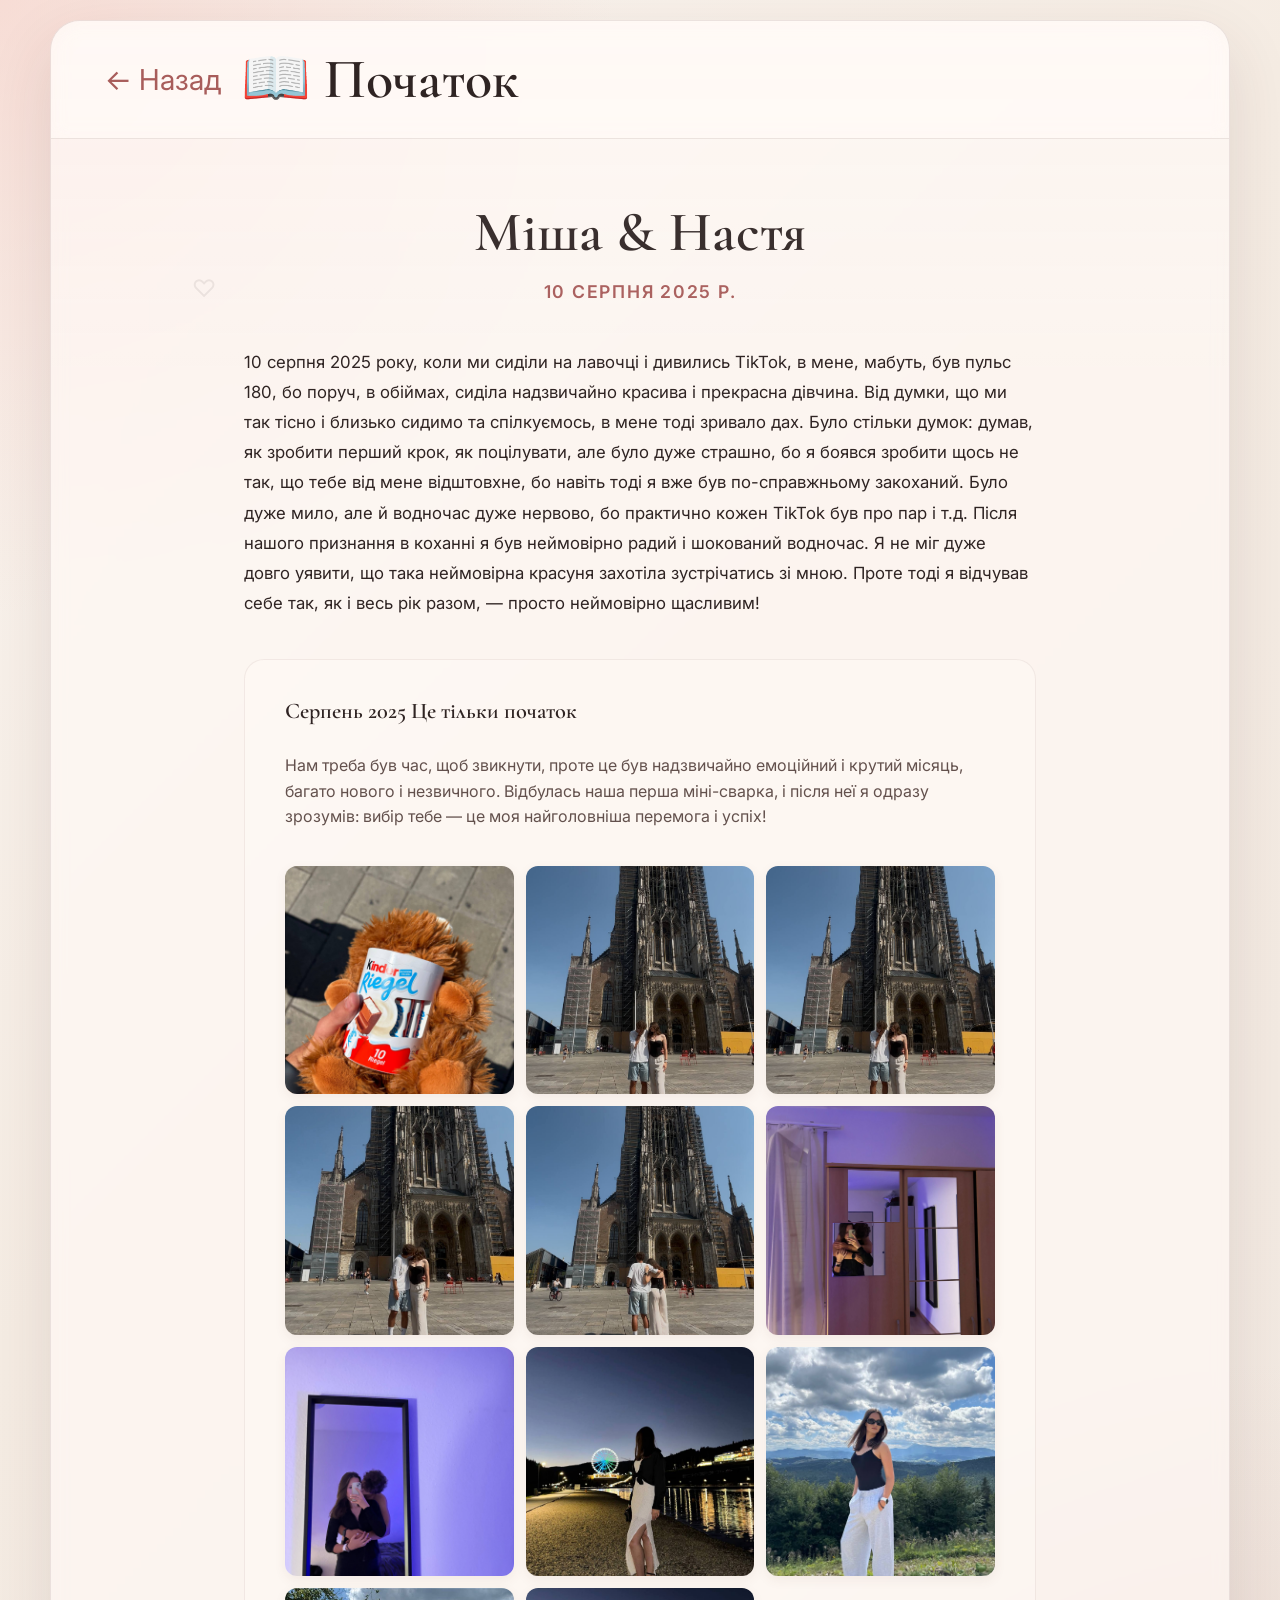
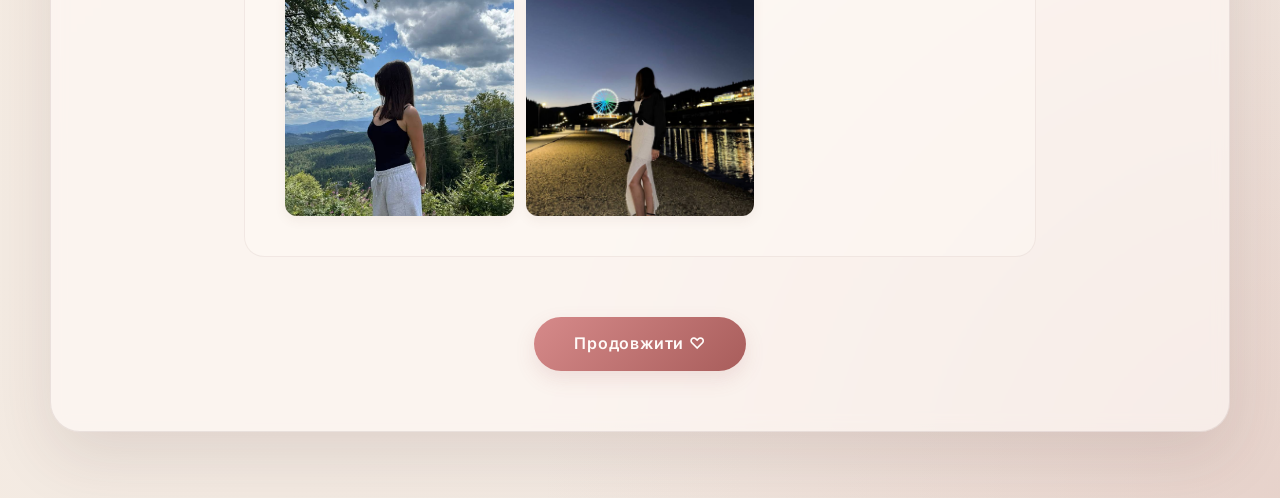
<file: chapters.html>
<!DOCTYPE html>
<html lang="uk">
  <head>
    <meta charset="UTF-8" />
    <meta name="viewport" content="width=device-width, initial-scale=1.0" />
    <title>Початок | Наша історія</title>
    <link rel="preconnect" href="https://fonts.googleapis.com" />
    <link rel="preconnect" href="https://fonts.gstatic.com" crossorigin />
    <link href="https://fonts.googleapis.com/css2?family=Cormorant+Garamond:wght@400;500;600;700&family=Inter:wght@400;500;600;700&display=swap" rel="stylesheet" />
    <link rel="stylesheet" href="style.css" />
    <link rel="stylesheet" href="chapters.css" />
  </head>
  <body data-page="chapter-start" class="story-game">
    <div class="page-shell chapter-page">
      <header class="chapter-header">
        <a href="map.html" class="back-btn">← Назад</a>
        <h1>📖 Початок</h1>
      </header>

      <main class="chapter-container">
        <div class="chapter-hero">
          <h2 id="heroTitle" class="hero-title"></h2>
          <p id="heroDate" class="hero-date"></p>
        </div>

        <article class="chapter-content">
          <div id="heroStory" class="story-text"></div>
        </article>

        <section class="chapter-media" id="chapterMedia">
          <!-- First month images will go here -->
        </section>

        <button id="continueBtn" class="continue-btn">Продовжити ♡</button>
      </main>
    </div>

    <script src="content.js"></script>
    <script src="app.js"></script>
    <script src="chapters.js"></script>
  </body>
</html>
</file>
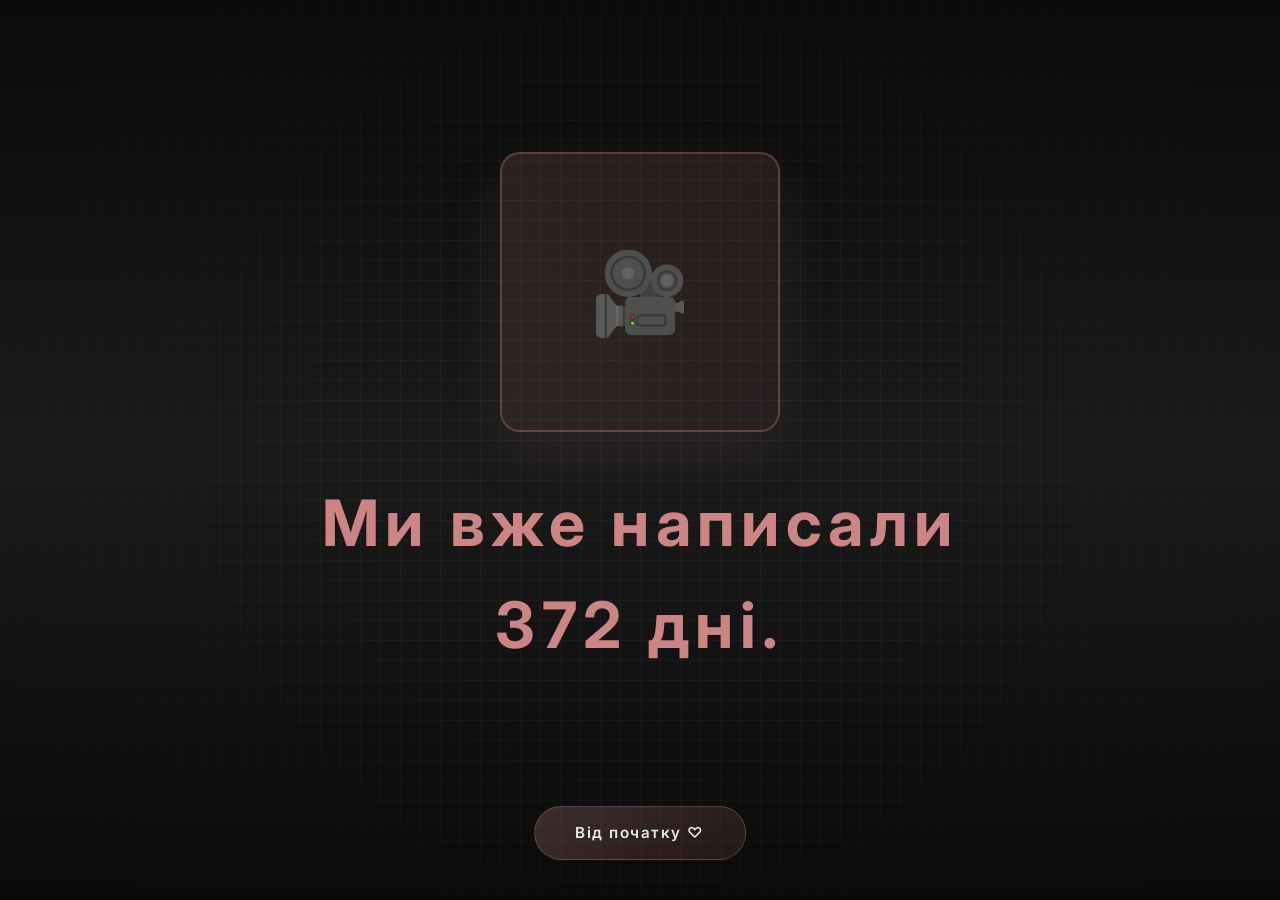
<file: ending.html>
<!DOCTYPE html>
<html lang="uk">
  <head>
    <meta charset="UTF-8" />
    <meta name="viewport" content="width=device-width, initial-scale=1.0" />
    <title>Завершення | Наша історія</title>
    <link rel="preconnect" href="https://fonts.googleapis.com" />
    <link rel="preconnect" href="https://fonts.gstatic.com" crossorigin />
    <link href="https://fonts.googleapis.com/css2?family=Cormorant+Garamond:wght@400;500;600;700&family=Inter:wght@400;500;600;700&display=swap" rel="stylesheet" />
    <link rel="stylesheet" href="style.css" />
    <link rel="stylesheet" href="ending.css" />
  </head>
  <body data-page="ending" class="story-game ending-page">
    <div class="stars"></div>

    <main class="ending-container">
      <section class="ending-content">
        <div class="photo-container" id="photoContainer">
          <p>🎥</p>
        </div>

        <div class="ending-text" id="endingText">
          <!-- Text will be revealed with delays -->
        </div>

        <div class="ending-signature">
          <p class="signature-names" id="signatureNames"></p>
          <p class="signature-date" id="signatureDate"></p>
        </div>
      </section>
    </main>

    <div class="ending-footer">
      <button id="restartBtn" class="restart-btn">Від початку ♡</button>
    </div>

    <script src="content.js"></script>
    <script src="app.js"></script>
    <script src="ending.js"></script>
  </body>
</html>
</file>
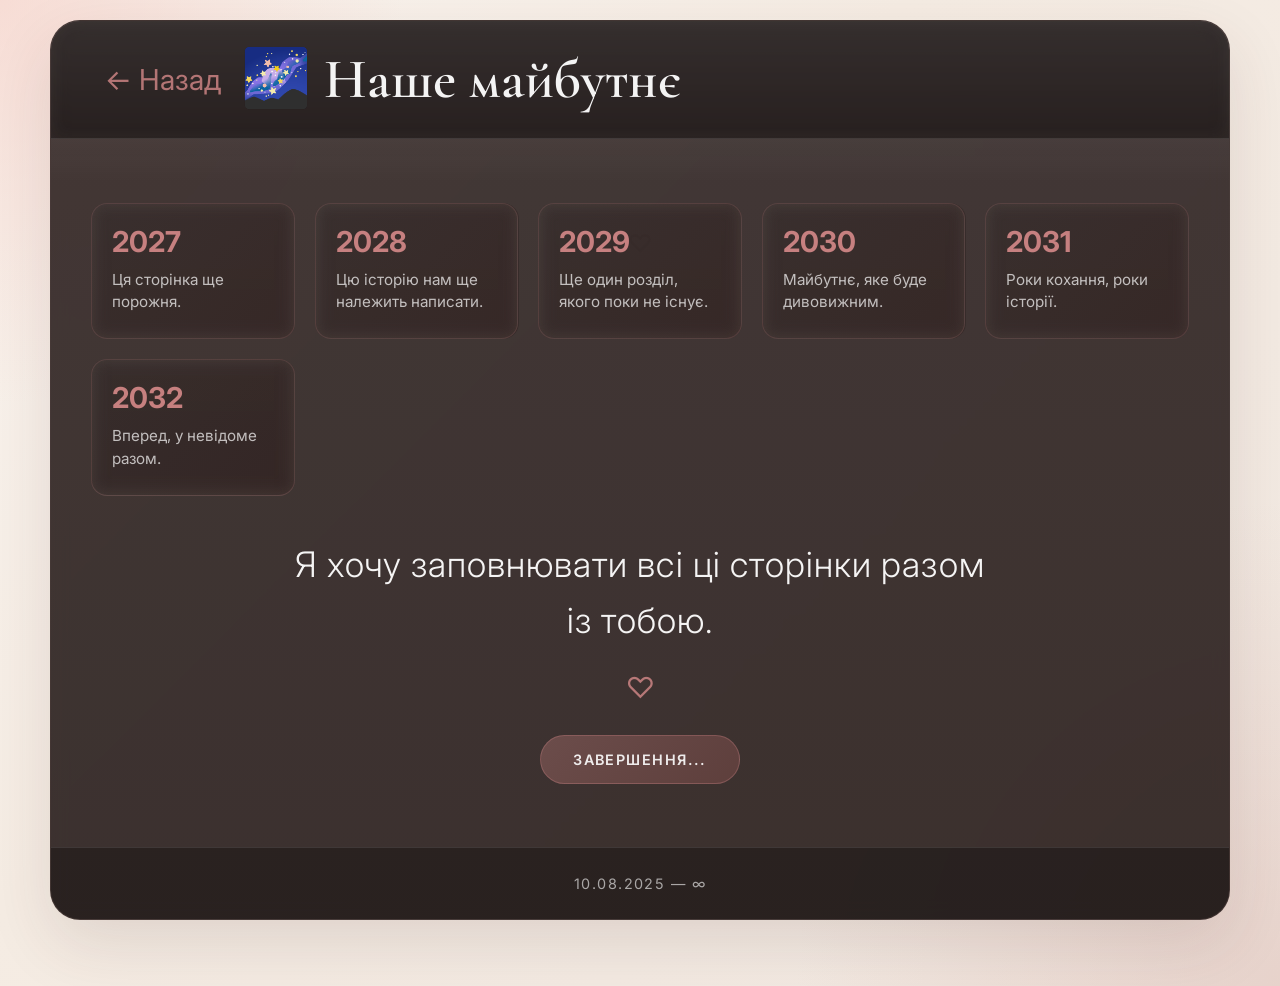
<file: future.html>
<!DOCTYPE html>
<html lang="uk">
  <head>
    <meta charset="UTF-8" />
    <meta name="viewport" content="width=device-width, initial-scale=1.0" />
    <title>Наше майбутнє | Наша історія</title>
    <link rel="preconnect" href="https://fonts.googleapis.com" />
    <link rel="preconnect" href="https://fonts.gstatic.com" crossorigin />
    <link href="https://fonts.googleapis.com/css2?family=Cormorant+Garamond:wght@400;500;600;700&family=Inter:wght@400;500;600;700&display=swap" rel="stylesheet" />
    <link rel="stylesheet" href="style.css" />
    <link rel="stylesheet" href="future.css" />
  </head>
  <body data-page="future" class="story-game">
    <div class="page-shell future-page">
      <header class="future-header">
        <a href="map.html" class="back-btn">← Назад</a>
        <h1>🌌 Наше майбутнє</h1>
      </header>

      <main class="future-container">
        <div class="timeline-future" id="timelineFuture">
          <!-- Future years will be generated here -->
        </div>

        <div class="future-message" id="futureMessage">
          <p class="message-text">
            Я хочу заповнювати всі ці сторінки разом із тобою.
          </p>
          <p class="message-subtext">♡</p>
        </div>
      </main>

      <footer class="future-footer">
        <p>10.08.2025 — ∞</p>
      </footer>
    </div>

    <script src="content.js"></script>
    <script src="app.js"></script>
    <script src="future.js"></script>
  </body>
</html>
</file>
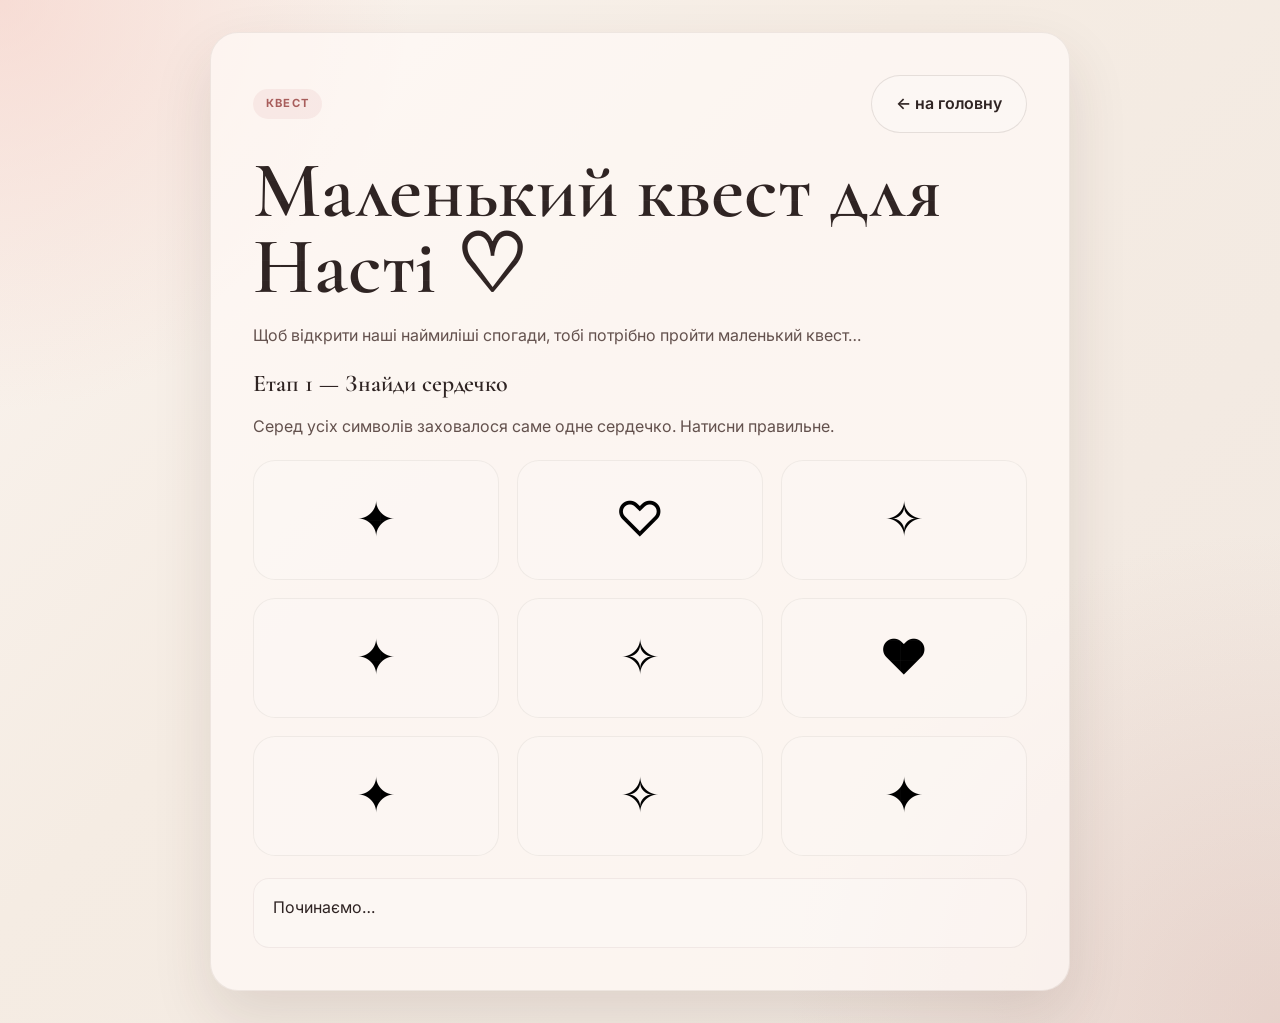
<file: game.html>
<!DOCTYPE html>
<html lang="uk">
  <head>
    <meta charset="UTF-8" />
    <meta name="viewport" content="width=device-width, initial-scale=1.0" />
    <title>Маленький квест для Насті ♡</title>
    <link rel="preconnect" href="https://fonts.googleapis.com" />
    <link rel="preconnect" href="https://fonts.gstatic.com" crossorigin />
    <link href="https://fonts.googleapis.com/css2?family=Cormorant+Garamond:wght@400;500;600;700&family=Inter:wght@400;500;600;700&display=swap" rel="stylesheet" />
    <link rel="stylesheet" href="style.css" />
    <style>
      .quest-page {
        min-height: 100vh;
        display: flex;
        align-items: center;
        justify-content: center;
        padding: 32px 18px;
      }
      .quest-card {
        width: min(860px, 100%);
        background: rgba(255, 250, 247, 0.7);
        border: 1px solid rgba(110, 87, 80, 0.1);
        border-radius: 28px;
        box-shadow: 0 26px 60px rgba(69, 40, 35, 0.12);
        padding: clamp(20px, 4vw, 42px);
      }
      .quest-header {
        display: flex;
        justify-content: space-between;
        align-items: center;
        gap: 12px;
        margin-bottom: 20px;
        flex-wrap: wrap;
      }
      .quest-badge {
        display: inline-flex;
        padding: 0.4rem 0.8rem;
        border-radius: 999px;
        background: rgba(214, 138, 138, 0.12);
        color: var(--rose-dark);
        font-size: 0.7rem;
        letter-spacing: 0.12em;
        text-transform: uppercase;
        font-weight: 700;
      }
      .quest-card h1 {
        font-size: clamp(2.8rem, 7vw, 5rem);
        margin-bottom: 14px;
      }
      .quest-card p {
        color: var(--muted);
        line-height: 1.75;
      }
      .game-stage {
        margin-top: 24px;
      }
      .hidden-grid {
        display: grid;
        grid-template-columns: repeat(3, minmax(0, 1fr));
        gap: 18px;
        margin-top: 20px;
      }
      .heart-item {
        display: flex;
        align-items: center;
        justify-content: center;
        min-height: 120px;
        border-radius: 22px;
        border: 1px solid rgba(97, 77, 71, 0.08);
        background: rgba(255,255,255,0.18);
        font-size: clamp(2.2rem, 5vw, 3rem);
        cursor: pointer;
        transition: transform 0.25s ease, background 0.25s ease;
      }
      .heart-item:hover { transform: scale(1.04); }
      .heart-item.correct { background: rgba(214, 138, 138, 0.18); }
      .answer-list {
        display: grid;
        gap: 12px;
        margin-top: 18px;
      }
      .answer-option {
         width: 100%;
         text-align: left;
         padding: 1rem 1.2rem;
         border-radius: 16px;
         background: rgba(255,255,255,0.18);
         border: 1px solid rgba(96, 74, 68, 0.08);
         color: var(--text);
         cursor: pointer;
         touch-action: manipulation;
       }
      .answer-option.correct {
        background: rgba(90, 156, 109, 0.12);
        border-color: rgba(90, 156, 109, 0.28);
      }
      .answer-option.wrong {
        background: rgba(196, 109, 102, 0.12);
        border-color: rgba(196, 109, 102, 0.3);
      }
      .collect-wrap {
        display: flex;
        gap: 14px;
        flex-wrap: wrap;
        justify-content: center;
        margin-top: 24px;
      }
      .collect-heart {
        width: 68px;
        height: 68px;
        border-radius: 50%;
        border: 1px solid rgba(105, 74, 66, 0.08);
        background: rgba(255,255,255,0.22);
        font-size: 2rem;
        cursor: pointer;
        transition: transform 0.2s ease, background 0.2s ease;
      }
      .collect-heart:hover { transform: scale(1.08); }
      .collect-heart.collected {
        background: rgba(214,138,138,0.18);
        transform: scale(0.92);
      }
      .status-box {
        margin-top: 22px;
        padding: 1rem 1.2rem;
        border-radius: 16px;
        background: rgba(255,255,255,0.2);
        border: 1px solid rgba(98, 72, 66, 0.08);
        color: var(--text);
        min-height: 70px;
      }
      .game-actions {
        display: flex;
        justify-content: center;
        margin-top: 20px;
      }
      .hidden {
        display: none !important;
      }
      .wrist-hint {
        margin-top: 16px;
        color: var(--rose-dark);
        font-weight: 600;
        text-align: center;
        animation: fadeIn 0.6s ease-out;
      }
      .reaction-overlay {
        position: fixed;
        inset: 0;
        z-index: 3000;
        display: flex;
        align-items: center;
        justify-content: center;
        background: rgba(31, 18, 17, 0.88);
        backdrop-filter: blur(6px);
        animation: fadeIn 0.5s ease-out;
      }
      .reaction-text {
        font-family: "Cormorant Garamond", serif;
        font-size: clamp(3rem, 10vw, 7rem);
        color: #fffaf8;
        text-align: center;
        letter-spacing: 0.02em;
        text-shadow: 0 0 40px rgba(214, 138, 138, 0.55), 0 0 80px rgba(214, 138, 138, 0.3);
        animation: reactionPop 0.7s cubic-bezier(0.2, 0.8, 0.3, 1.2) both;
      }
      @keyframes reactionPop {
        from { opacity: 0; transform: scale(0.85); }
        to { opacity: 1; transform: scale(1); }
      }
      .completion-overlay {
        position: fixed;
        inset: 0;
        z-index: 3000;
        display: flex;
        align-items: center;
        justify-content: center;
        background: rgba(31, 18, 17, 0.9);
        backdrop-filter: blur(8px);
        animation: fadeIn 0.6s ease-out;
      }
      .completion-inner {
        text-align: center;
        color: #fffaf8;
        padding: 24px;
        animation: reactionPop 0.8s cubic-bezier(0.2, 0.8, 0.3, 1.2) both;
      }
      .completion-inner h2 {
        font-family: "Cormorant Garamond", serif;
        font-size: clamp(3rem, 9vw, 6rem);
        margin: 0 0 18px;
        color: #fffaf8;
        text-shadow: 0 0 50px rgba(214, 138, 138, 0.6);
      }
      .completion-inner p {
        font-size: clamp(1.2rem, 3vw, 1.8rem);
        margin: 0 0 10px;
        color: rgba(255, 250, 248, 0.9);
      }
      .completion-hearts {
        margin-top: 22px;
        font-size: 2.4rem;
        letter-spacing: 0.4em;
        color: var(--rose);
        animation: heartsBeat 1.6s ease-in-out infinite;
      }
      @keyframes heartsBeat {
        0%, 100% { transform: scale(1); opacity: 0.8; }
        50% { transform: scale(1.15); opacity: 1; }
      }
      @media (max-width: 640px) {
         .hidden-grid { grid-template-columns: repeat(2, minmax(0, 1fr)); }
         .quest-card { padding: 18px; }
         .quest-card h1 { font-size: 2.2rem; }
         .heart-item { min-height: 90px; font-size: 2rem; }
         .collect-heart { width: 54px; height: 54px; font-size: 1.5rem; }
       }
    </style>
  </head>
  <body>
    <main class="quest-page">
      <section class="quest-card">
        <div class="quest-header">
          <span class="quest-badge">Квест</span>
          <a class="secondary-btn" href="index.html">← на головну</a>
        </div>

        <h1>Маленький квест для Насті ♡</h1>
        <p>Щоб відкрити наші наймиліші спогади, тобі потрібно пройти маленький квест…</p>

        <div class="game-stage" id="stage-1">
          <h2>Етап 1 — Знайди сердечко</h2>
          <p>Серед усіх символів заховалося саме одне сердечко. Натисни правильне.</p>
          <div class="hidden-grid">
            <button class="heart-item" type="button">✦</button>
            <button class="heart-item" type="button">♡</button>
            <button class="heart-item" type="button">✧</button>
            <button class="heart-item" type="button">✦</button>
            <button class="heart-item" type="button">✧</button>
            <button class="heart-item" type="button">❤</button>
            <button class="heart-item" type="button">✦</button>
            <button class="heart-item" type="button">✧</button>
            <button class="heart-item" type="button">✦</button>
          </div>
        </div>

        <div class="game-stage hidden" id="stage-2">
          <h2>Етап 2 — Хто найкращий репер?</h2>
          <p>Обери правильну відповідь…</p>
          <div class="answer-list" id="rapperAnswers">
            <button class="answer-option" type="button" data-answer="morgenshtern">MORGENSHTERN</button>
            <button class="answer-option" type="button" data-answer="nextime">NEXTIME (той, хто написав «СВЕТЛАНА»)</button>
            <button class="answer-option" type="button" data-answer="2wrist" id="wristBtn">2Wrist</button>
          </div>
          <p class="wrist-hint hidden" id="wristHint">Настя, тепер можеш обирати 😌</p>
        </div>

        <div class="game-stage hidden" id="stage-3">
          <h2>Етап 3 — Фінальне сердечко</h2>
          <p>Натисни на всі серця, щоб зібрати наші найкращі моменти.</p>
          <div class="collect-wrap" aria-label="Збір сердечок">
            <button class="collect-heart" type="button">♡</button>
            <button class="collect-heart" type="button">♡</button>
            <button class="collect-heart" type="button">♡</button>
            <button class="collect-heart" type="button">♡</button>
            <button class="collect-heart" type="button">♡</button>
            <button class="collect-heart" type="button">♡</button>
          </div>
        </div>

        <div class="status-box" id="statusBox">Починаємо…</div>

        <div class="game-actions hidden" id="completionActions">
          <a class="primary-btn" href="memories.html">Відкрити наші спогади →</a>
        </div>
      </section>
    </main>

    <div class="reaction-overlay hidden" id="reactionOverlay">
      <div class="reaction-text" id="reactionText"></div>
    </div>

    <div class="completion-overlay hidden" id="completionOverlay">
      <div class="completion-inner">
        <h2>♡ Квест пройден ♡</h2>
        <p>Ти пройшла…</p>
        <p>А тепер найкраща частина…</p>
        <div class="completion-hearts" aria-hidden="true">♡ ♡ ♡</div>
      </div>
    </div>

    <script src="game.js"></script>
  </body>
</html>
</file>
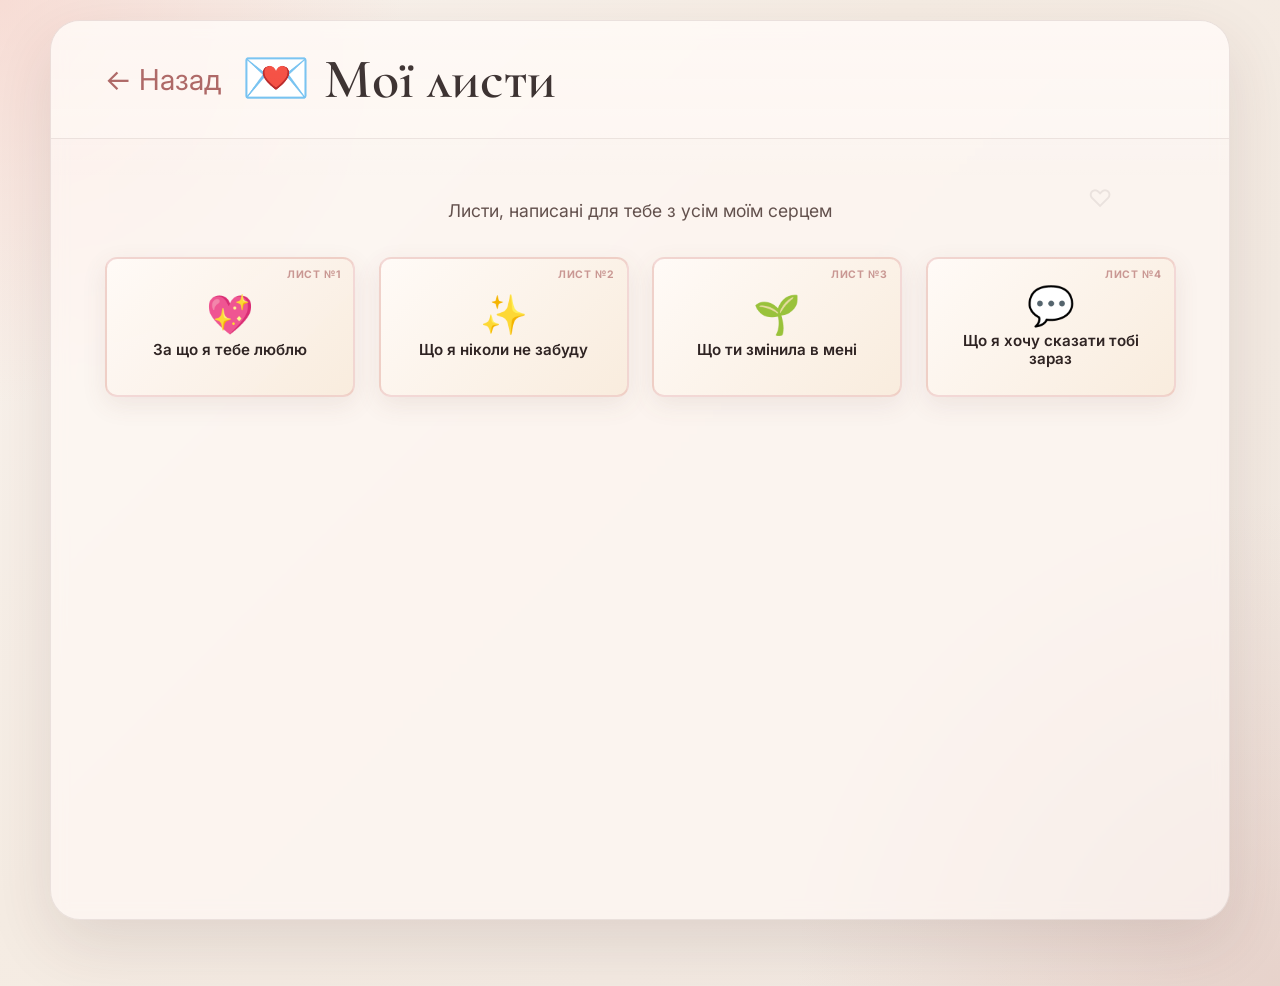
<file: letters.html>
<!DOCTYPE html>
<html lang="uk">
  <head>
    <meta charset="UTF-8" />
    <meta name="viewport" content="width=device-width, initial-scale=1.0" />
    <title>Мої листи | Наша історія</title>
    <link rel="preconnect" href="https://fonts.googleapis.com" />
    <link rel="preconnect" href="https://fonts.gstatic.com" crossorigin />
    <link href="https://fonts.googleapis.com/css2?family=Cormorant+Garamond:wght@400;500;600;700&family=Inter:wght@400;500;600;700&display=swap" rel="stylesheet" />
    <link rel="stylesheet" href="style.css" />
    <link rel="stylesheet" href="letters.css" />
  </head>
  <body data-page="letters" class="story-game">
    <div class="page-shell letters-page">
      <header class="letters-header">
        <a href="map.html" class="back-btn">← Назад</a>
        <h1>💌 Мої листи</h1>
      </header>

      <main class="letters-container">
        <p class="letters-intro">Листи, написані для тебе з усім моїм серцем</p>

        <div class="letters-grid" id="lettersGrid">
          <!-- Letters will be generated here -->
        </div>
      </main>
    </div>

    <!-- Letter Modal -->
    <div class="letter-modal" id="letterModal" style="display: none;">
      <div class="letter-modal-inner">
        <button class="letter-modal-close" type="button">×</button>
        <div class="letter-content" id="letterContent"></div>
      </div>
    </div>

    <script src="content.js"></script>
    <script src="app.js"></script>
    <script src="letters.js"></script>
  </body>
</html>
</file>
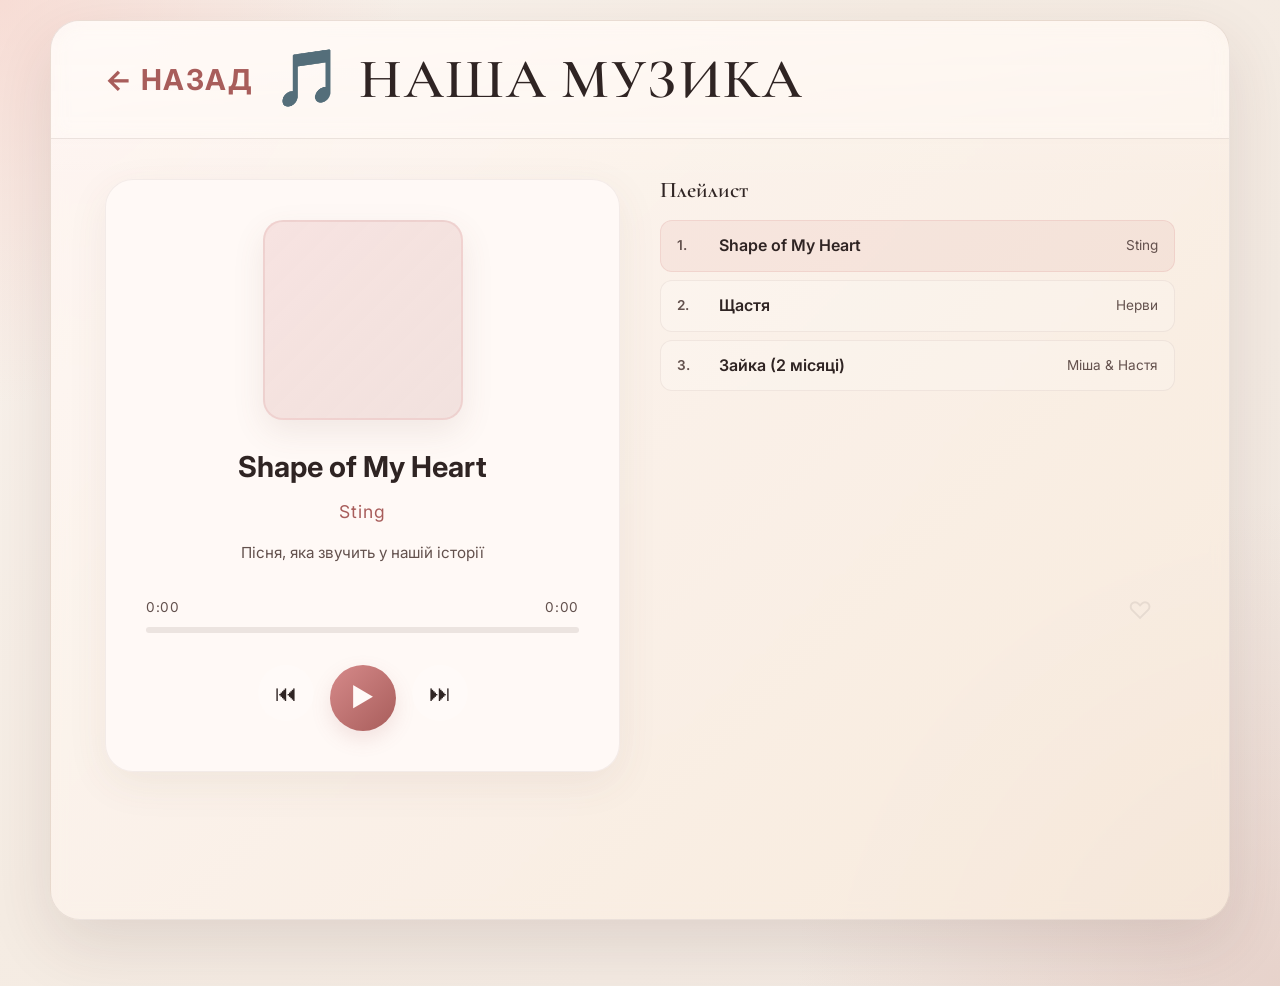
<file: music.html>
<!DOCTYPE html>
<html lang="uk">
  <head>
    <meta charset="UTF-8" />
    <meta name="viewport" content="width=device-width, initial-scale=1.0" />
    <title>Наша музика | Наша історія</title>
    <link rel="preconnect" href="https://fonts.googleapis.com" />
    <link rel="preconnect" href="https://fonts.gstatic.com" crossorigin />
    <link href="https://fonts.googleapis.com/css2?family=Cormorant+Garamond:wght@400;500;600;700&family=Inter:wght@400;500;600;700&display=swap" rel="stylesheet" />
    <link rel="stylesheet" href="style.css" />
    <link rel="stylesheet" href="music-room.css" />
  </head>
  <body data-page="music" class="story-game">
    <div class="page-shell music-page">
      <header class="music-header">
        <a href="map.html" class="back-btn">← Назад</a>
        <h1>🎵 Наша музика</h1>
      </header>

      <main class="music-container">
        <div class="music-player-large" id="musicPlayerLarge">
          <div class="now-playing">
            <div class="album-art" id="albumArt"></div>

            <div class="song-info">
              <p class="current-title" id="currentTitle">Наша любов</p>
              <p class="song-artist" id="currentArtist">Миша & Настя</p>
              <p class="song-description" id="currentDescription"></p>
            </div>
          </div>

          <div class="controls-section">
            <audio id="audioPlayerMusic" preload="metadata"></audio>

            <div class="progress-large">
              <div class="time-display">
                <span id="currentTime">0:00</span>
                <span id="duration">0:00</span>
              </div>
              <div class="progress-bar-large">
                <div class="progress-fill-large" id="progressFillLarge"></div>
                <input
                  type="range"
                  id="progressRangeLarge"
                  min="0"
                  max="100"
                  value="0"
                  class="progress-range"
                />
              </div>
            </div>

            <div class="player-buttons">
              <button id="prevBtnMusic" class="player-btn" title="Попередня">
                ⏮
              </button>
              <button id="playPauseBtnMusic" class="player-btn play-btn" title="Відтворити">
                ▶
              </button>
              <button id="nextBtnMusic" class="player-btn" title="Наступна">
                ⏭
              </button>
            </div>
          </div>
        </div>

        <div class="playlist-section">
          <h2>Плейлист</h2>
          <div class="playlist" id="playlistMusic"></div>
        </div>
      </main>
    </div>

    <script src="content.js"></script>
    <script src="app.js"></script>
    <script src="music-room.js"></script>
  </body>
</html>
</file>
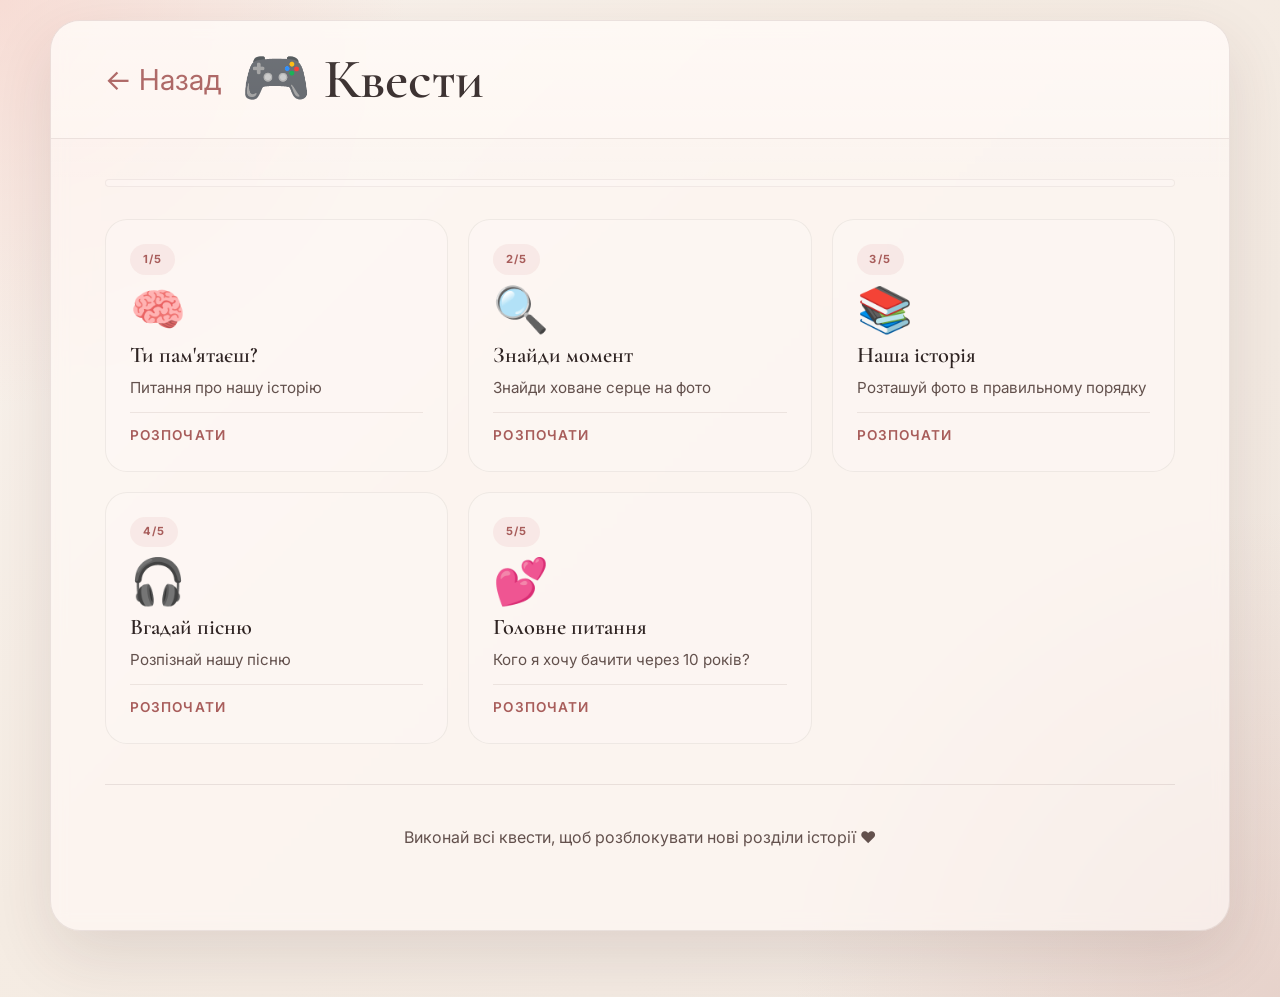
<file: quests.html>
<!DOCTYPE html>
<html lang="uk">
  <head>
    <meta charset="UTF-8" />
    <meta name="viewport" content="width=device-width, initial-scale=1.0" />
    <title>Квести | Наша історія</title>
    <link rel="preconnect" href="https://fonts.googleapis.com" />
    <link rel="preconnect" href="https://fonts.gstatic.com" crossorigin />
    <link href="https://fonts.googleapis.com/css2?family=Cormorant+Garamond:wght@400;500;600;700&family=Inter:wght@400;500;600;700&display=swap" rel="stylesheet" />
    <link rel="stylesheet" href="style.css" />
    <link rel="stylesheet" href="quests.css" />
  </head>
  <body data-page="quests" class="story-game">
    <div class="page-shell quests-page">
      <header class="quests-header">
        <a href="map.html" class="back-btn">← Назад</a>
        <h1>🎮 Квести</h1>
      </header>

      <main class="quests-container">
        <div class="progress-bar-quest">
          <div class="progress-fill" id="questProgress"></div>
          <span class="progress-text" id="progressText">0/5 завершено</span>
        </div>

        <div class="quest-grid" id="questGrid">
          <!-- Quests will be generated here -->
        </div>

        <div class="quests-footer">
          <p id="footerText">Виконай всі квести, щоб розблокувати нові розділи історії ❤️</p>
        </div>
      </main>
    </div>

    <!-- Quest Modal -->
    <div class="quest-modal" id="questModal" style="display: none;">
      <div class="quest-modal-inner">
        <button class="quest-modal-close" type="button">×</button>
        <div class="quest-content" id="questContent"></div>
      </div>
    </div>

    <script src="content.js"></script>
    <script src="app.js"></script>
    <script src="quests.js"></script>
  </body>
</html>
</file>
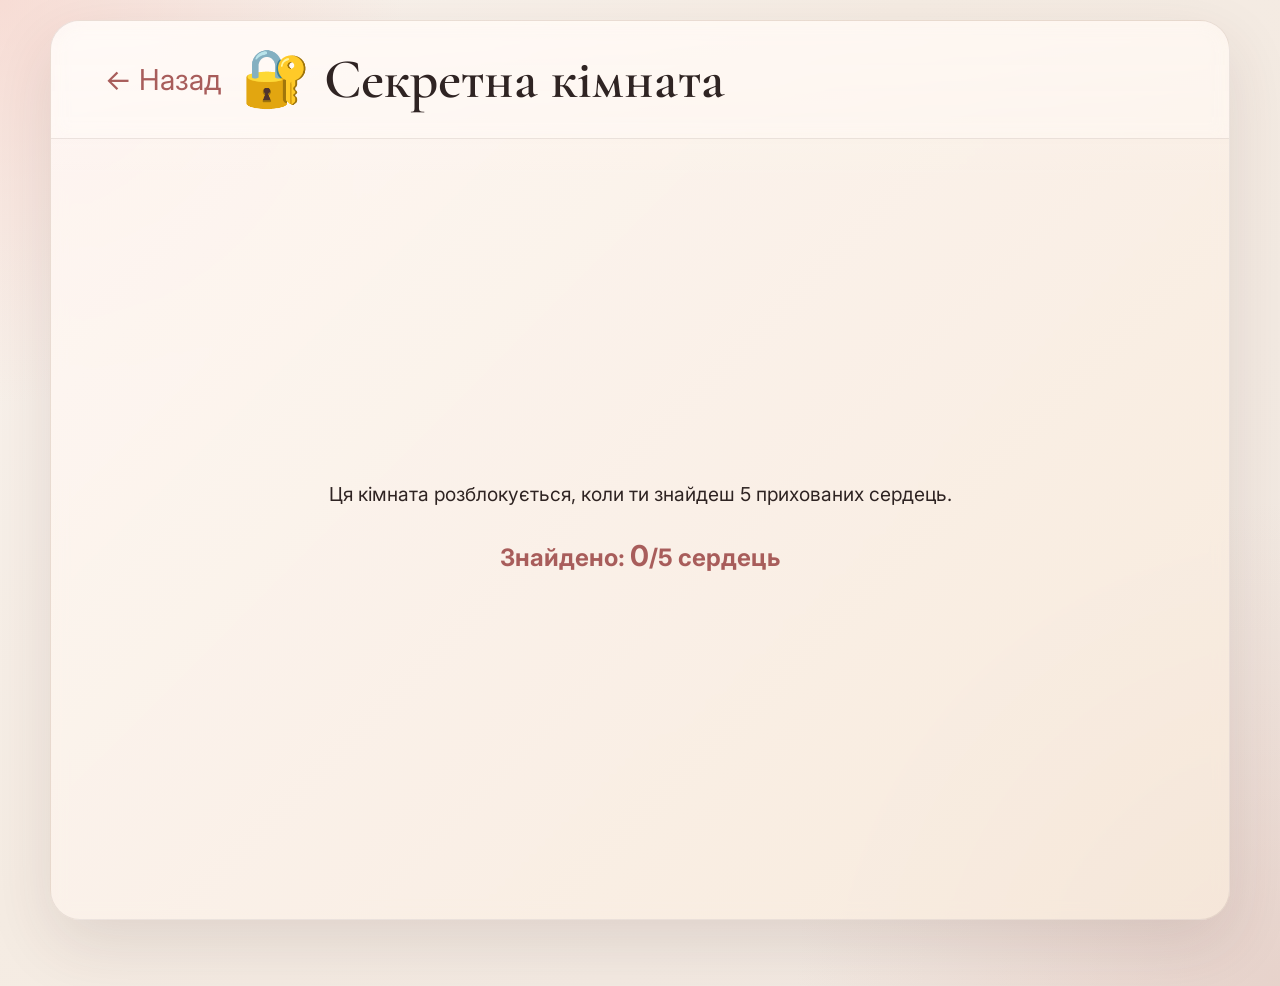
<file: secret.html>
<!DOCTYPE html>
<html lang="uk">
  <head>
    <meta charset="UTF-8" />
    <meta name="viewport" content="width=device-width, initial-scale=1.0" />
    <title>Секретна кімната | Наша історія</title>
    <link rel="preconnect" href="https://fonts.googleapis.com" />
    <link rel="preconnect" href="https://fonts.gstatic.com" crossorigin />
    <link href="https://fonts.googleapis.com/css2?family=Cormorant+Garamond:wght@400;500;600;700&family=Inter:wght@400;500;600;700&display=swap" rel="stylesheet" />
    <link rel="stylesheet" href="style.css" />
    <link rel="stylesheet" href="secret.css" />
  </head>
  <body data-page="secret" class="story-game">
    <div class="page-shell secret-page">
      <header class="secret-header">
        <a href="map.html" class="back-btn">← Назад</a>
        <h1>🔐 Секретна кімната</h1>
      </header>

      <main class="secret-container">
        <div class="secret-intro" id="secretIntro">
          <p>Ця кімната розблокується, коли ти знайдеш 5 прихованих сердець.</p>
          <p id="heartsStatus">Знайдено: <span id="foundCount">0</span>/5 сердець</p>
        </div>

        <div class="secret-content" id="secretContent" style="display: none;">
          <div class="secret-message">
            <p class="secret-text">
              Ти знайшла всі сердечка... Дякую за те, що дійшла сюди. ♡
            </p>
            <p class="secret-description">
              Тут особлива місця для мене щось поділитись з тобою...
            </p>

            <div class="secret-video-placeholder">
              <div class="video-placeholder">
                <p>🎥</p>
                <p>Особливе повідомлення від Миші</p>
                <p class="small">(тут буде відео)</p>
              </div>
            </div>

            <p class="secret-ending">
              Тобі означає для мене абсолютно все. ❤️
            </p>
          </div>
        </div>
      </main>
    </div>

    <!-- Hidden hearts (invisible, for click detection) -->
    <div class="hidden-hearts-detector" id="hiddenHeartsDetector"></div>

    <script src="content.js"></script>
    <script src="app.js"></script>
    <script src="secret.js"></script>
  </body>
</html>
</file>
<file: style.css>
:root {
  --bg: #f7f3ee;
  --panel: rgba(255, 250, 246, 0.75);
  --panel-strong: rgba(255, 250, 247, 0.95);
  --card: rgba(255, 255, 255, 0.45);
  --cream: #f8eadb;
  --blush: #f0d4c7;
  --rose: #d68a8a;
  --rose-dark: #a85d5b;
  --wine: #7a4c4d;
  --sand: #e7cfb6;
  --text: #2f2423;
  --muted: #63514d;
  --line: rgba(98, 72, 66, 0.12);
  --shadow: 0 24px 65px rgba(75, 45, 40, 0.12);
  --shadow-soft: 0 14px 28px rgba(99, 68, 56, 0.08);
}

* { box-sizing: border-box; }
html { scroll-behavior: smooth; }
body {
  margin: 0;
  min-height: 100vh;
  font-family: "Inter", sans-serif;
  background:
    radial-gradient(circle at top left, rgba(245, 205, 196, 0.6), transparent 25%),
    radial-gradient(circle at bottom right, rgba(214, 175, 167, 0.38), transparent 30%),
    linear-gradient(135deg, #faf4ef 0%, #f5ece3 40%, #f1e8e1 100%);
  color: var(--text);
  line-height: 1.6;
}

a { color: inherit; }
img { max-width: 100%; display: block; }
button, input, select { font: inherit; }

body::before {
  content: "";
  position: fixed;
  inset: 0;
  pointer-events: none;
  background-image:
    linear-gradient(rgba(255,255,255,0.08) 1px, transparent 1px),
    linear-gradient(90deg, rgba(255,255,255,0.08) 1px, transparent 1px);
  background-size: 20px 20px;
  mask-image: radial-gradient(circle at center, black 35%, transparent 100%);
  opacity: 0.45;
}

.page-shell {
  width: min(1180px, calc(100% - 30px));
  margin: 20px auto 66px;
  border-radius: 30px;
  background: rgba(255, 249, 246, 0.65);
  border: 1px solid rgba(110, 87, 80, 0.12);
  box-shadow: var(--shadow);
  position: relative;
  overflow: hidden;
  backdrop-filter: blur(8px);
}

.page-shell::before {
  content: "";
  position: absolute;
  inset: 0;
  background: linear-gradient(180deg, rgba(255,255,255,0.12), transparent 18%);
  pointer-events: none;
}

.topbar, .page-shell > section, .footer, .story-hero {
  position: relative;
  z-index: 1;
}

.topbar {
  display: flex;
  justify-content: space-between;
  align-items: center;
  gap: 20px;
  padding: 26px 54px 20px;
  border-bottom: 1px solid var(--line);
}

.brand {
  font-family: "Cormorant Garamond", serif;
  font-size: clamp(2.1rem, 3vw, 3rem);
  letter-spacing: 0.06em;
  font-weight: 600;
}

.brand span { color: var(--rose-dark); }

.topbar nav {
  display: flex;
  align-items: center;
  gap: 1.4rem;
  flex-wrap: wrap;
}

.topbar nav a {
  text-decoration: none;
  color: var(--muted);
  font-size: 0.8rem;
  text-transform: uppercase;
  letter-spacing: 0.14em;
  transition: color 0.25s ease;
}

.topbar nav a:hover { color: var(--rose-dark); }

.hero {
  display: grid;
  grid-template-columns: 1.08fr 0.92fr;
  gap: 30px;
  align-items: center;
  padding: 52px 54px 32px;
}

.hero-copy {
  max-width: 610px;
}

.intro-kicker, .section-kicker {
  margin: 0 0 16px;
  text-transform: uppercase;
  letter-spacing: 0.22em;
  font-size: 0.72rem;
  color: var(--rose-dark);
  font-weight: 700;
}

h1, h2, h3, .headline {
  font-family: "Cormorant Garamond", serif;
  line-height: 0.95;
  font-weight: 600;
  margin: 0;
  color: var(--text);
}

.hero h1 {
  font-size: clamp(3.3rem, 7vw, 6.2rem);
  letter-spacing: -0.04em;
}

.hero-date {
  display: inline-block;
  margin-top: 18px;
  font-size: 1.1rem;
  letter-spacing: 0.18em;
  text-transform: uppercase;
  color: var(--wine);
  font-weight: 600;
}

.hero-phrase {
  margin-top: 18px;
  font-size: clamp(1.35rem, 2vw, 2.1rem);
  font-family: "Cormorant Garamond", serif;
  font-style: italic;
  color: var(--wine);
}

.lead {
  margin-top: 18px;
  color: var(--muted);
  font-size: 1.08rem;
  line-height: 1.85;
}

.hero-actions {
  display: flex;
  flex-wrap: wrap;
  gap: 14px;
  margin-top: 28px;
}

.button,
.inline-button,
.primary-btn,
.secondary-btn,
.submit-btn,
.action-btn {
  display: inline-flex;
  align-items: center;
  justify-content: center;
  gap: 0.5rem;
  text-decoration: none;
  border: none;
  border-radius: 999px;
  padding: 0.95rem 1.5rem;
  transition: transform 0.25s ease, box-shadow 0.25s ease, background 0.25s ease;
  cursor: pointer;
  font-weight: 600;
}

.primary-btn,
.button-primary {
  background: linear-gradient(135deg, var(--rose) 0%, var(--rose-dark) 100%);
  color: #fffaf8;
  box-shadow: 0 18px 36px rgba(168, 93, 91, 0.22);
}

.secondary-btn,
.button-secondary {
  color: var(--text);
  background: rgba(255,255,255,0.22);
  border: 1px solid rgba(61, 41, 36, 0.12);
}

.button:hover, .inline-button:hover, .primary-btn:hover, .secondary-btn:hover,
.action-btn:hover, .submit-btn:hover { transform: translateY(-2px); }

.hero-stats {
  margin-top: 32px;
  display: flex;
  flex-wrap: wrap;
  gap: 16px;
}

.stat-box {
  min-width: 125px;
  padding: 1rem 1.1rem;
  border-radius: 18px;
  background: rgba(255,255,255,0.18);
  border: 1px solid rgba(100, 72, 66, 0.08);
  text-align: center;
}

.stat-box strong {
  display: block;
  font-family: "Cormorant Garamond", serif;
  font-size: 2.2rem;
  line-height: 1;
}

.stat-box span {
  color: var(--muted);
  font-size: 0.8rem;
  letter-spacing: 0.08em;
  text-transform: uppercase;
}

.gallery-visual {
  position: relative;
  min-height: 560px;
  display: flex;
  align-items: center;
  justify-content: center;
}

.photo-frame {
  position: absolute;
  background: rgba(255,255,255,0.35);
  border: 1px solid rgba(100, 72, 66, 0.1);
  padding: 14px;
  border-radius: 24px;
  box-shadow: var(--shadow-soft);
}

.photo-main {
  width: min(410px, 82%);
  transform: rotate(-5deg);
}

.photo-small {
  width: min(220px, 42%);
  right: 20px;
  bottom: 30px;
  transform: rotate(6deg);
}

.film-photo {
  position: relative;
  min-height: 430px;
  border-radius: 16px;
  overflow: hidden;
  background-size: cover;
  background-position: center;
  filter: saturate(0.9) contrast(1.02);
}

.photo-small .film-photo {
  min-height: 210px;
}

.film-photo::before {
  content: "";
  position: absolute;
  inset: 0;
  background: linear-gradient(180deg, rgba(255,255,255,0.12), rgba(0,0,0,0.1));
}

.photo-tag {
  position: absolute;
  left: 18px;
  bottom: 18px;
  padding: 0.5rem 0.8rem;
  background: rgba(255,255,255,0.7);
  border: 1px solid rgba(80, 60, 54, 0.09);
  border-radius: 999px;
  font-size: 0.7rem;
  letter-spacing: 0.1em;
  text-transform: uppercase;
}

section.content-section {
  padding: 10px 54px 12px;
}

.section-headline {
  font-size: clamp(2.4rem, 4vw, 4rem);
  max-width: 760px;
}

.story-grid {
  display: grid;
  grid-template-columns: repeat(2, minmax(0, 1fr));
  gap: 28px;
  margin-top: 26px;
}

.story-grid p,
.timeline-item p,
.reason-card p,
.memory-card p,
.postcard p {
  color: var(--muted);
  line-height: 1.8;
  margin: 0;
  font-size: 1.04rem;
}

.quote-box {
  max-width: 900px;
  margin-top: 28px;
  padding: 1.7rem 1.8rem;
  background: rgba(255,255,255,0.16);
  border-left: 3px solid var(--rose-dark);
  border-radius: 18px;
  font-family: "Cormorant Garamond", serif;
  font-size: clamp(1.8rem, 2vw, 2.6rem);
  line-height: 1.2;
  color: var(--text);
}

.timeline-grid {
  display: grid;
  grid-template-columns: repeat(4, minmax(0, 1fr));
  gap: 18px;
  margin-top: 30px;
}

.timeline-item,
.reason-card,
.memory-card,
.year-card,
.postcard {
  background: rgba(255,255,255,0.18);
  border: 1px solid rgba(84, 66, 60, 0.08);
  border-radius: 22px;
  box-shadow: var(--shadow-soft);
}

.timeline-item {
  padding: 1.4rem 1.15rem;
}

.timeline-item .month {
  display: inline-block;
  color: var(--rose-dark);
  font-size: 0.74rem;
  letter-spacing: 0.12em;
  text-transform: uppercase;
  margin-bottom: 12px;
  font-weight: 700;
}

.timeline-item h3 {
  font-size: 2rem;
  margin-bottom: 0.8rem;
}

.love-reasons {
  display: grid;
  grid-template-columns: repeat(3, minmax(0, 1fr));
  gap: 18px;
  margin-top: 30px;
}

.reason-card {
  padding: 1.25rem;
  cursor: pointer;
  transition: transform 0.3s ease, box-shadow 0.3s ease;
  min-height: 170px;
}

.reason-card:hover {
  transform: translateY(-4px);
  box-shadow: 0 18px 35px rgba(116, 76, 66, 0.12);
}

.reason-card .reason-title {
  display: flex;
  justify-content: space-between;
  gap: 10px;
  align-items: center;
  margin-bottom: 0.6rem;
}

.reason-card h3 {
  font-size: 2rem;
}

.reason-card .plus {
  font-size: 1.6rem;
  color: var(--rose-dark);
  transition: transform 0.25s ease;
}

.reason-card.open .plus {
  transform: rotate(45deg);
}

.reason-card .reason-detail {
  max-height: 0;
  overflow: hidden;
  transition: max-height 0.35s ease, opacity 0.35s ease, margin-top 0.35s ease;
  opacity: 0;
  margin-top: 0;
}

.reason-card.open .reason-detail {
  max-height: 220px;
  opacity: 1;
  margin-top: 0.8rem;
}

.final-hero {
  padding: 34px 54px 54px;
}

.final-banner {
  display: grid;
  grid-template-columns: 0.8fr 1.2fr;
  gap: 30px;
  align-items: center;
  background: linear-gradient(135deg, rgba(255,255,255,0.28), rgba(233, 209, 196, 0.24));
  border: 1px solid rgba(214, 138, 138, 0.18);
  border-radius: 30px;
  padding: 22px;
  box-shadow: 0 30px 70px rgba(116, 76, 66, 0.14);
  position: relative;
  overflow: hidden;
}

.final-banner::before {
  content: "";
  position: absolute;
  inset: 0;
  background: radial-gradient(circle at 15% 20%, rgba(214, 138, 138, 0.12), transparent 55%);
  pointer-events: none;
}

.final-photo {
  min-height: 520px;
  border-radius: 24px;
  background-image: url('https://images.unsplash.com/photo-1520854221256-17451cc331bf?auto=format&fit=crop&w=900&q=80');
  background-size: cover;
  background-position: center;
  box-shadow: 0 22px 50px rgba(116, 76, 66, 0.22);
  border: 1px solid rgba(255, 255, 255, 0.4);
  animation: finalPhotoReveal 1s ease both;
}

@keyframes finalPhotoReveal {
  from {
    opacity: 0;
    transform: scale(0.96) translateY(14px);
  }
  to {
    opacity: 1;
    transform: scale(1) translateY(0);
  }
}

.final-copy h2 {
  font-size: clamp(3rem, 5vw, 5rem);
  margin-bottom: 18px;
}

.final-copy p {
  margin: 0 0 1.1rem;
  color: var(--muted);
  line-height: 1.8;
  font-size: 1.08rem;
}

.signature {
  font-family: "Cormorant Garamond", serif;
  font-size: clamp(2rem, 3vw, 3rem);
  color: var(--rose-dark);
  margin-top: 0.8rem !important;
}

.footer {
  display: flex;
  justify-content: space-between;
  align-items: center;
  padding: 18px 54px 28px;
  border-top: 1px solid var(--line);
  color: var(--muted);
}

.footer p {
  margin: 0;
  letter-spacing: 0.14em;
  text-transform: uppercase;
  font-size: 0.72rem;
}

.reveal {
  opacity: 0;
  transform: translateY(24px);
  transition: transform 0.7s ease, opacity 0.7s ease;
  /* CSS-only fallback: if JavaScript never runs (or fails), the content
     still becomes visible after a short delay so nothing is lost on mobile. */
  animation: revealFallback 0.01s ease 3s forwards;
}

.reveal.visible {
  opacity: 1;
  transform: translateY(0);
  animation: none;
}

@keyframes revealFallback {
  to {
    opacity: 1;
    transform: translateY(0);
  }
}

.memories-page {
  padding: 30px 0 50px;
}

.memories-header {
  padding: 0 54px;
}

.memories-header h1 {
  font-size: clamp(2.8rem, 5.5vw, 5rem);
  margin-bottom: 12px;
}

.memory-lock {
  margin-top: 26px;
  display: grid;
  gap: 18px;
  max-width: 760px;
  padding: 1.5rem 1.6rem;
  background: rgba(255,255,255,0.14);
  border: 1px solid rgba(96, 74, 68, 0.09);
  border-radius: 22px;
}

.memory-lock p {
  margin: 0;
  color: var(--muted);
  line-height: 1.75;
}

.gallery-shell {
  padding: 0 54px;
  margin-top: 28px;
}

.gallery-status {
  margin-bottom: 22px;
  color: var(--rose-dark);
  font-weight: 700;
  letter-spacing: 0.08em;
  text-transform: uppercase;
  font-size: 0.76rem;
}

.memories-intro {
  margin-bottom: 28px;
  padding: 1.2rem 1.4rem;
  background: linear-gradient(135deg, rgba(214, 138, 138, 0.1), rgba(255, 255, 255, 0.2));
  border: 1px solid rgba(214, 138, 138, 0.18);
  border-radius: 18px;
  animation: fadeIn 0.8s ease-out;
}

.memories-intro p {
  margin: 0;
  color: var(--muted);
  font-size: 1.05rem;
  line-height: 1.7;
}

.video-gallery {
  margin-top: 40px;
  padding-top: 30px;
  border-top: 1px solid rgba(98, 72, 66, 0.1);
}

.video-gallery-title {
  font-size: clamp(2rem, 4vw, 3rem);
  margin-bottom: 22px;
  text-align: center;
  color: var(--rose-dark);
}

.memory-video-card {
  animation: mediaCardAppear 0.55s ease-out both;
}

.memory-video-card:hover {
  transform: translateY(-4px);
  box-shadow: 0 18px 35px rgba(116, 76, 66, 0.12);
}

.floating-heart {
  position: fixed;
  bottom: -40px;
  color: var(--rose);
  opacity: 0;
  pointer-events: none;
  z-index: 5;
  animation: floatUp linear infinite;
}

@keyframes floatUp {
  0% {
    transform: translateY(0) rotate(0deg);
    opacity: 0;
  }
  10% {
    opacity: 0.7;
  }
  90% {
    opacity: 0.5;
  }
  100% {
    transform: translateY(-110vh) rotate(20deg);
    opacity: 0;
  }
}

.gallery-grid {
  column-count: 3;
  column-gap: 18px;
}

.memory-card {
  display: inline-block;
  width: 100%;
  margin: 0 0 18px;
  padding: 12px;
  break-inside: avoid;
  cursor: pointer;
  transition: transform 0.25s ease, box-shadow 0.25s ease;
  background: rgba(255,255,255,0.12);
  border: 1px solid rgba(96, 74, 68, 0.08);
  border-radius: 18px;
}

.memory-card:hover {
  transform: translateY(-4px);
  box-shadow: 0 18px 30px rgba(96, 62, 54, 0.08);
}

.memory-card img {
  width: 100%;
  border-radius: 14px;
  box-shadow: 0 18px 24px rgba(94, 60, 54, 0.08);
  transition: transform 0.3s ease;
}

.memory-card:hover img { transform: scale(1.02); }

.memory-card .caption {
  display: block;
  margin-top: 10px;
  color: var(--muted);
  font-size: 0.82rem;
  letter-spacing: 0.08em;
  text-transform: uppercase;
}

.lightbox {
  position: fixed;
  inset: 0;
  background: rgba(31, 18, 17, 0.82);
  display: none;
  align-items: center;
  justify-content: center;
  z-index: 1000;
  padding: 26px;
}

.lightbox.open { display: flex; }

.lightbox-inner {
  position: relative;
  max-width: 980px;
  width: min(90vw, 980px);
}

.lightbox-inner img {
  width: 100%;
  border-radius: 20px;
  box-shadow: 0 28px 70px rgba(0,0,0,0.28);
}

.lightbox-close,
.lightbox-next,
.lightbox-prev {
  position: absolute;
  border: none;
  color: white;
  background: rgba(255,255,255,0.12);
  border-radius: 50%;
  width: 48px;
  height: 48px;
  cursor: pointer;
  font-size: 1.5rem;
}

.lightbox-close { top: -18px; right: -18px; }
.lightbox-prev { left: -18px; top: 50%; transform: translateY(-50%); }
.lightbox-next { right: -18px; top: 50%; transform: translateY(-50%); }

.music-player {
  position: fixed;
  right: 18px;
  bottom: 18px;
  width: min(360px, calc(100vw - 24px));
  background: rgba(255, 249, 246, 0.8);
  backdrop-filter: blur(10px);
  border: 1px solid rgba(96, 74, 68, 0.09);
  border-radius: 22px;
  box-shadow: 0 18px 40px rgba(97, 67, 60, 0.12);
  padding: 1rem 1rem 0.8rem;
  z-index: 50;
}

.music-header {
  color: var(--rose-dark);
  font-size: 0.76rem;
  letter-spacing: 0.12em;
  text-transform: uppercase;
  font-weight: 700;
}

.current-track {
  display: flex;
  justify-content: space-between;
  align-items: center;
  gap: 12px;
  margin-top: 0.8rem;
  color: var(--text);
}

.current-track strong {
  font-size: 1rem;
}

.current-track span {
  color: var(--muted);
  font-size: 0.8rem;
}

.player-controls {
  display: flex;
  justify-content: center;
  align-items: center;
  gap: 0.8rem;
  margin-top: 0.9rem;
}

.mini-btn,
.play-btn {
  border: none;
  border-radius: 50%;
  width: 42px;
  height: 42px;
  cursor: pointer;
  background: rgba(214, 138, 138, 0.14);
  color: var(--text);
  font-size: 1.05rem;
}

.play-btn {
  width: 54px;
  height: 54px;
  background: linear-gradient(135deg, var(--rose), var(--rose-dark));
  color: white;
  font-size: 1.15rem;
}

.progress-wrap {
  margin-top: 0.9rem;
}

.progress-bar {
  width: 100%;
  height: 8px;
  border-radius: 999px;
  background: rgba(112, 80, 72, 0.08);
  overflow: hidden;
}

.progress-bar span {
  display: block;
  height: 100%;
  width: 0%;
  border-radius: inherit;
  background: linear-gradient(135deg, var(--rose), var(--rose-dark));
}

.track-list {
  display: grid;
  gap: 0.55rem;
  margin-top: 0.9rem;
}

.track-item {
  display: flex;
  justify-content: space-between;
  align-items: center;
  gap: 12px;
  width: 100%;
  padding: 0.6rem 0.7rem;
  border-radius: 12px;
  border: 1px solid rgba(96, 74, 68, 0.08);
  background: rgba(255,255,255,0.12);
  color: var(--text);
  cursor: pointer;
  text-align: left;
}

.track-item small {
  color: var(--muted);
}

.track-item.active {
  background: rgba(214, 138, 138, 0.14);
  border-color: rgba(168, 93, 91, 0.2);
}

.hidden { display: none !important; }

@keyframes expandPulse {
  0% { transform: scale(1); }
  50% { transform: scale(1.15); }
  100% { transform: scale(1); }
}

@keyframes glowPulse {
  0% { box-shadow: 0 0 0 0 rgba(214, 138, 138, 0.4); }
  50% { box-shadow: 0 0 0 12px rgba(214, 138, 138, 0); }
  100% { box-shadow: 0 0 0 0 rgba(214, 138, 138, 0); }
}

@keyframes heartFloat {
  0% {
    opacity: 1;
    transform: translate(0, 0) scale(1);
  }
  100% {
    opacity: 0;
    transform: translate(var(--tx), -60px) scale(0);
  }
}

@keyframes slideDown {
  from {
    opacity: 0;
    transform: translateY(-20px);
  }
  to {
    opacity: 1;
    transform: translateY(0);
  }
}

@keyframes fadeIn {
  from {
    opacity: 0;
  }
  to {
    opacity: 1;
  }
}

.moments-toggle-btn {
  display: inline-flex;
  align-items: center;
  justify-content: center;
  width: 50px;
  height: 50px;
  border-radius: 50%;
  border: none;
  background: linear-gradient(135deg, var(--rose) 0%, var(--rose-dark) 100%);
  color: #fffaf8;
  font-size: 1.8rem;
  font-weight: 700;
  cursor: pointer;
  transition: transform 0.3s ease, box-shadow 0.3s ease;
  margin-top: 1.2rem;
  box-shadow: 0 8px 20px rgba(168, 93, 91, 0.15);
  position: relative;
}

.moments-toggle-btn .btn-text {
  display: block;
  transition: transform 0.35s ease;
}

.moments-toggle-btn:hover {
  transform: scale(1.1);
  box-shadow: 0 12px 28px rgba(168, 93, 91, 0.25);
  animation: glowPulse 1.5s infinite;
}

.moments-toggle-btn:active {
  transform: scale(0.95);
}

.moments-toggle-btn.active .btn-text {
  transform: rotate(45deg);
}

.moments-toggle-btn::before {
  content: "";
  position: absolute;
  inset: -4px;
  border-radius: 50%;
  background: radial-gradient(circle, rgba(214, 138, 138, 0.2), transparent 70%);
  opacity: 0;
  transition: opacity 0.3s ease;
}

.moments-toggle-btn:hover::before {
  opacity: 1;
}

.heart-particle {
  position: absolute;
  pointer-events: none;
  font-size: 1.2rem;
  font-weight: bold;
}

.moments-gallery {
  margin-top: 1.8rem;
  padding-top: 1.8rem;
  border-top: 1px solid rgba(98, 72, 66, 0.1);
  animation: slideDown 0.6s ease-out;
}

.moments-caption {
  text-align: center;
  font-size: 1.1rem;
  color: var(--rose-dark);
  font-weight: 600;
  margin: 0 0 1.6rem;
  letter-spacing: 0.05em;
  animation: fadeIn 0.6s ease-out 0.1s both;
}

.video-grid {
  display: grid;
  grid-template-columns: repeat(auto-fit, minmax(200px, 1fr));
  gap: 1.2rem;
  margin-bottom: 1.6rem;
  animation: fadeIn 0.6s ease-out 0.2s both;
}

.video-item {
  position: relative;
  border-radius: 16px;
  overflow: hidden;
  background: rgba(255, 255, 255, 0.18);
  border: 1px solid rgba(84, 66, 60, 0.08);
  cursor: pointer;
  transition: transform 0.3s ease, box-shadow 0.3s ease;
  aspect-ratio: 16/9;
}

.video-item:hover {
  transform: translateY(-4px);
  box-shadow: 0 18px 35px rgba(116, 76, 66, 0.12);
}

.video-item::before {
  content: "";
  position: absolute;
  inset: 0;
  background: linear-gradient(180deg, rgba(255,255,255,0.12), rgba(0,0,0,0.1));
  pointer-events: none;
  z-index: 2;
}

.video-item video {
  width: 100%;
  height: 100%;
  object-fit: cover;
}

.video-item img {
  width: 100%;
  height: 100%;
  object-fit: cover;
}

.month-media-item {
  animation: mediaCardAppear 0.55s ease-out both;
}

@keyframes mediaCardAppear {
  from { opacity: 0; transform: translateY(14px) scale(0.97); }
  to { opacity: 1; transform: translateY(0) scale(1); }
}

.august-2026-story {
  min-height: 240px;
  display: flex;
  align-items: center;
  padding: 28px;
  border-radius: 18px;
  background: linear-gradient(135deg, rgba(214, 138, 138, 0.12), rgba(255, 255, 255, 0.32));
  border: 1px solid rgba(214, 138, 138, 0.2);
  box-shadow: 0 18px 40px rgba(116, 76, 66, 0.08);
}

.typewriter-message {
  margin: 0;
  color: var(--rose-dark);
  font-family: "Cormorant Garamond", serif;
  font-size: clamp(1.2rem, 2.4vw, 1.7rem);
  line-height: 1.55;
}

.video-item-overlay {
  position: absolute;
  inset: 0;
  display: flex;
  align-items: center;
  justify-content: center;
  background: rgba(47, 36, 35, 0.3);
  opacity: 0;
  transition: opacity 0.3s ease;
  z-index: 3;
  pointer-events: none;
}

.video-item:hover .video-item-overlay {
  opacity: 1;
}

.month-media-item .video-item-overlay {
  opacity: 1;
  background: linear-gradient(180deg, rgba(47, 36, 35, 0.05), rgba(47, 36, 35, 0.5));
}

.play-icon {
  width: 50px;
  height: 50px;
  background: rgba(255, 255, 255, 0.8);
  border-radius: 50%;
  display: flex;
  align-items: center;
  justify-content: center;
  font-size: 1.5rem;
  color: var(--rose-dark);
  font-weight: bold;
}

.moments-ending {
  text-align: center;
  font-size: 0.95rem;
  color: var(--muted);
  margin: 0;
  font-style: italic;
  animation: fadeIn 0.6s ease-out 0.35s both;
}

.video-modal {
  position: fixed;
  inset: 0;
  background: rgba(31, 18, 17, 0.82);
  display: none;
  align-items: center;
  justify-content: center;
  z-index: 2000;
  padding: 20px;
}

.video-modal.open {
  display: flex;
  animation: fadeIn 0.35s ease-out;
}

.video-modal-inner {
  position: relative;
  max-width: 90vw;
  max-height: 90vh;
  width: 100%;
  height: 100%;
}

.video-container {
  width: 100%;
  height: 100%;
  display: flex;
  align-items: center;
  justify-content: center;
}

.video-container video {
  width: 100%;
  height: 100%;
  object-fit: contain;
  border-radius: 12px;
  max-height: 90vh;
}

.video-modal-close {
  position: absolute;
  top: -35px;
  right: 0;
  border: none;
  background: rgba(255, 255, 255, 0.12);
  color: white;
  border-radius: 50%;
  width: 48px;
  height: 48px;
  cursor: pointer;
  font-size: 1.8rem;
  transition: background 0.25s ease, transform 0.25s ease;
  z-index: 10;
}

.video-modal-close:hover {
  background: rgba(255, 255, 255, 0.22);
  transform: scale(1.1);
}

.photo-modal {
  position: fixed;
  inset: 0;
  display: none;
  align-items: center;
  justify-content: center;
  padding: 24px;
  background: rgba(31, 18, 17, 0.86);
  z-index: 2100;
}

.photo-modal.open {
  display: flex;
  animation: fadeIn 0.3s ease-out;
}

.photo-modal-inner {
  position: relative;
  max-width: 92vw;
  max-height: 92vh;
}

.photo-modal-inner img {
  display: block;
  max-width: 92vw;
  max-height: 88vh;
  object-fit: contain;
  border-radius: 16px;
  box-shadow: 0 24px 70px rgba(0, 0, 0, 0.35);
}

.photo-modal-close {
  position: absolute;
  top: -18px;
  right: -18px;
  width: 44px;
  height: 44px;
  border: none;
  border-radius: 50%;
  background: var(--rose);
  color: #fffaf8;
  font-size: 1.7rem;
  line-height: 1;
  cursor: pointer;
  z-index: 2;
}

.photo-modal-close:hover {
  background: var(--rose-dark);
  transform: scale(1.06);
}

@media (max-width: 980px) {
  .video-grid {
    grid-template-columns: repeat(2, 1fr);
  }
}

@media (max-width: 640px) {
  .moments-toggle-btn {
    width: 45px;
    height: 45px;
    font-size: 1.5rem;
  }
  
  .video-grid {
    grid-template-columns: 1fr;
  }
  
  .video-modal-inner {
    max-width: 95vw;
    max-height: 80vh;
  }
  
  .video-modal-close {
    top: 8px;
    right: 8px;
  }
}

@media (max-width: 980px) {
  .hero {
    grid-template-columns: 1fr;
    padding-top: 42px;
  }
  .gallery-visual {
    min-height: 340px;
  }
  .timeline-grid,
  .love-reasons {
    grid-template-columns: repeat(2, minmax(0, 1fr));
  }
  .final-banner {
    grid-template-columns: 1fr;
  }
  .gallery-grid { column-count: 2; }
}

/* Mobile overflow protection: prevent any element from pushing
   the page wider than the viewport on small screens. */
@media (max-width: 640px) {
  html, body {
    overflow-x: hidden;
    max-width: 100%;
  }

  .page-shell {
    max-width: 100%;
    width: calc(100% - 24px);
  }

  .hero,
  .gallery-visual,
  .final-banner,
  .final-photo,
  .timeline-grid,
  .love-reasons,
  .reasons-carousel,
  .reason-slide,
  .reason-media img,
  .gallery-grid,
  .video-grid,
  .chapter-gallery,
  .memory-card img {
    max-width: 100%;
  }

  .photo-frame {
    max-width: 100%;
  }

  .topbar,
  .hero,
  section.content-section,
  .final-hero,
  .footer {
    padding-left: 22px;
    padding-right: 22px;
  }

  .topbar {
    flex-direction: column;
    align-items: flex-start;
    gap: 12px;
  }

  .topbar nav {
    gap: 0.8rem 1rem;
  }

  .story-grid,
  .timeline-grid,
  .love-reasons {
    grid-template-columns: 1fr;
  }

  .hero h1 { font-size: 3.25rem; }
  .hero-date { letter-spacing: 0.1em; }
  .page-shell { margin-bottom: 40px; }
  .footer { flex-direction: column; align-items: flex-start; gap: 8px; }
  .final-photo { min-height: 360px; }
  .gallery-grid { column-count: 1; }
  .music-player { right: 12px; left: 12px; width: auto; }
}

@media (prefers-reduced-motion: reduce) {
  *, *::before, *::after {
    animation: none !important;
    transition: none !important;
    scroll-behavior: auto !important;
  }

  /* With animations disabled, content that relies on animation to become
     visible (e.g. .reveal, .story-paragraph) must be shown immediately. */
  /* Only the active carousel slide should be forced visible — all slides are
     absolutely stacked, so forcing every .reason-slide visible would overlap them. */
  .reveal,
  .reveal.visible,
  .story-paragraph,
  .reason-slide.active {
    opacity: 1 !important;
    transform: none !important;
  }
}

/* ================================
   GLOBAL UNLOCK TOAST (all pages)
   ================================ */

.unlock-toast {
  position: fixed;
  left: 50%;
  bottom: 32px;
  transform: translate(-50%, 20px);
  display: flex;
  align-items: center;
  gap: 10px;
  padding: 14px 22px;
  background: rgba(47, 36, 35, 0.92);
  color: #fffaf8;
  border-radius: 999px;
  box-shadow: 0 16px 40px rgba(0, 0, 0, 0.25);
  font-size: 0.95rem;
  z-index: 5000;
  opacity: 0;
  transition: opacity 0.35s ease, transform 0.35s ease;
  pointer-events: none;
}

.unlock-toast.visible {
  opacity: 1;
  transform: translate(-50%, 0);
}

.unlock-toast-icon {
  font-size: 1.2rem;
}

/* ================================
   LIVE RELATIONSHIP COUNTER
   ================================ */

.live-counter-title {
  margin: 20px 0 8px;
  font-size: 0.85rem;
  color: var(--muted);
  letter-spacing: 0.08em;
  text-transform: uppercase;
}

.live-counter {
  display: flex;
  gap: 14px;
  justify-content: center;
  flex-wrap: wrap;
}

.live-counter-unit {
  display: flex;
  flex-direction: column;
  align-items: center;
  min-width: 64px;
  padding: 10px 6px;
  background: rgba(255, 255, 255, 0.16);
  border: 1px solid rgba(98, 72, 66, 0.1);
  border-radius: 14px;
}

.live-counter-value {
  font-size: 1.3rem;
  font-weight: 700;
  color: var(--rose-dark);
  font-variant-numeric: tabular-nums;
}

.live-counter-label {
  font-size: 0.65rem;
  color: var(--muted);
  letter-spacing: 0.08em;
  text-transform: uppercase;
  margin-top: 2px;
}

/* ================================
   CAROUSEL FOR REASONS SECTION
   ================================ */

.reasons-section {
  max-width: 100%;
}

.reasons-carousel {
  position: relative;
  width: 100%;
  max-width: 900px;
  margin: 40px auto;
  height: 500px;
  perspective: 1000px;
}

.reason-slide {
  position: absolute;
  inset: 0;
  display: grid;
  grid-template-columns: 1fr 1fr;
  gap: 40px;
  align-items: center;
  opacity: 0;
  transform: translateX(100px);
  transition: all 0.6s cubic-bezier(0.4, 0, 0.2, 1);
  pointer-events: none;
}

.reason-slide.active {
  opacity: 1;
  transform: translateX(0);
  pointer-events: auto;
}

.reason-slide.prev {
  transform: translateX(-100px);
}

.reason-media {
  display: flex;
  align-items: center;
  justify-content: center;
  height: 100%;
}

.reason-media img {
  width: min(100%, 560px);
  height: 460px;
  object-fit: cover;
  border-radius: 20px;
  box-shadow: var(--shadow);
  animation: photoReveal 0.7s ease both;
}

@keyframes photoReveal {
  from {
    opacity: 0;
    transform: scale(0.94) translateY(12px);
  }
  to {
    opacity: 1;
    transform: scale(1) translateY(0);
  }
}

.media-placeholder {
  width: 100%;
  aspect-ratio: 1;
  background: linear-gradient(
    135deg,
    rgba(214, 138, 138, 0.12),
    rgba(214, 138, 138, 0.05)
  );
  border: 2px dashed rgba(214, 138, 138, 0.3);
  border-radius: 20px;
  display: flex;
  align-items: center;
  justify-content: center;
  font-size: 4rem;
  animation: float 3s ease-in-out infinite;
}

.reason-text {
  padding: 20px;
  display: flex;
  flex-direction: column;
  justify-content: center;
  gap: 16px;
}

.reason-text h3 {
  margin: 0;
  font-family: "Cormorant Garamond", serif;
  font-size: clamp(1.7rem, 4vw, 2.8rem);
  font-weight: 600;
  color: var(--rose-dark);
  line-height: 1.2;
}

.reason-text p {
  margin: 0;
  font-size: 1.05rem;
  color: var(--muted);
  line-height: 1.6;
}

/* Carousel Controls */
.carousel-controls {
  display: flex;
  align-items: center;
  justify-content: center;
  gap: 20px;
  margin-top: 40px;
}

.carousel-btn {
  width: 50px;
  height: 50px;
  border-radius: 50%;
  border: 2px solid var(--rose);
  background: transparent;
  color: var(--rose-dark);
  font-size: 1.6rem;
  cursor: pointer;
  transition: all 0.3s ease;
  display: flex;
  align-items: center;
  justify-content: center;
  font-weight: bold;
}

.carousel-btn:hover {
  background: var(--rose);
  color: white;
  transform: scale(1.1);
}

.carousel-dots {
  display: flex;
  gap: 8px;
  justify-content: center;
}

.carousel-dot {
  width: 10px;
  height: 10px;
  border-radius: 50%;
  background: rgba(214, 138, 138, 0.3);
  cursor: pointer;
  transition: all 0.3s ease;
}

.carousel-dot.active {
  background: var(--rose);
  transform: scale(1.2);
}

.carousel-dot:hover {
  background: var(--rose);
}

/* Responsive */
@media (max-width: 800px) {
  .reasons-carousel {
    height: auto;
    min-height: 400px;
  }

  .reason-slide {
    grid-template-columns: 1fr;
    gap: 20px;
  }

  .media-placeholder {
    aspect-ratio: 16/9;
  }

  .reason-media img {
    width: 100%;
    height: 280px;
  }

  .reason-text {
    padding: 0;
  }

  .reason-text h3 {
    font-size: 1.2rem;
  }
}

@media (max-width: 640px) {
  .reasons-carousel {
    min-height: 360px;
  }

  .reason-slide {
    gap: 14px;
  }

  .media-placeholder {
    font-size: 2.5rem;
  }

  .reason-media img {
    height: 240px;
  }

  .reason-text h3 {
    font-size: 1.05rem;
  }

  .reason-text p {
    font-size: 0.9rem;
  }

  .carousel-btn {
    width: 40px;
    height: 40px;
    font-size: 1.2rem;
  }
}
</file>
<file: chapters.css>
/* ================================
   CHAPTERS STYLES
   ================================ */

.chapter-page {
  display: flex;
  flex-direction: column;
  min-height: 100vh;
  padding: 0;
}

.chapter-header {
  display: flex;
  align-items: center;
  gap: 20px;
  padding: 32px 54px;
  border-bottom: 1px solid rgba(98, 72, 66, 0.12);
  background: rgba(255, 249, 246, 0.5);
  backdrop-filter: blur(8px);
}

.chapter-header h1 {
  margin: 0;
  font-size: clamp(2rem, 5vw, 3.5rem);
  color: var(--text);
}

.back-btn {
  font-size: 1.8rem;
  cursor: pointer;
  transition: transform 0.25s ease;
  text-decoration: none;
  color: var(--rose-dark);
}

.back-btn:hover {
  transform: scale(1.2);
}

.chapter-container {
  flex: 1;
  display: flex;
  flex-direction: column;
  gap: 40px;
  padding: 60px 54px;
  max-width: 900px;
  margin: 0 auto;
  width: 100%;
}

/* Hero Section */
.chapter-hero {
  text-align: center;
}

.hero-title {
  margin: 0 0 12px;
  font-size: clamp(2.2rem, 5vw, 3.5rem);
  color: var(--text);
  line-height: 1.2;
}

.hero-date {
  margin: 0;
  font-size: 1.1rem;
  color: var(--rose-dark);
  letter-spacing: 0.1em;
  text-transform: uppercase;
}

/* Story Content */
.chapter-content {
  display: flex;
  flex-direction: column;
  gap: 16px;
}

.story-text {
  display: flex;
  flex-direction: column;
  gap: 16px;
}

.story-paragraph {
  margin: 0;
  font-size: 1.05rem;
  line-height: 1.8;
  color: var(--text);
  opacity: 0;
  animation: storyFadeIn 0.8s ease-out forwards;
  /* CSS-only fallback: if animations are disabled (e.g. prefers-reduced-motion)
     or JavaScript fails, the paragraph still becomes visible. */
  animation: storyFadeIn 0.8s ease-out forwards, revealFallback 0.01s ease 3s forwards;
}

@keyframes storyFadeIn {
  from {
    opacity: 0;
    transform: translateY(12px);
  }
  to {
    opacity: 1;
    transform: translateY(0);
  }
}

/* Media Section */
.chapter-media {
  display: flex;
  flex-direction: column;
  gap: 20px;
  padding: 40px;
  background: rgba(255, 249, 246, 0.4);
  border-radius: 20px;
  border: 1px solid rgba(98, 72, 66, 0.08);
}

.media-header {
  margin: 0 0 12px;
  font-size: 1.4rem;
  color: var(--text);
}

.media-description {
  margin: 0 0 16px;
  font-size: 1rem;
  color: var(--muted);
  line-height: 1.6;
}

/* Gallery */
.chapter-gallery {
  display: grid;
  grid-template-columns: repeat(auto-fit, minmax(180px, 1fr));
  gap: 12px;
}

.gallery-img {
  width: 100%;
  aspect-ratio: 1;
  object-fit: cover;
  border-radius: 12px;
  cursor: pointer;
  transition: all 0.3s ease;
  box-shadow: 0 4px 12px rgba(116, 76, 66, 0.08);
}

.gallery-img:hover {
  transform: scale(1.05);
  box-shadow: 0 8px 24px rgba(116, 76, 66, 0.15);
}

/* Lightbox */
.lightbox {
  position: fixed;
  inset: 0;
  background: rgba(0, 0, 0, 0.85);
  z-index: 2000;
  display: flex;
  align-items: center;
  justify-content: center;
  padding: 20px;
  opacity: 0;
  transition: opacity 0.3s ease;
}

.lightbox.active {
  opacity: 1;
}

.lightbox img {
  max-width: 90vw;
  max-height: 90vh;
  object-fit: contain;
  border-radius: 12px;
  animation: lightboxImageAppear 0.4s ease-out;
}

@keyframes lightboxImageAppear {
  from {
    opacity: 0;
    transform: scale(0.9);
  }
  to {
    opacity: 1;
    transform: scale(1);
  }
}

.lightbox-close {
  position: absolute;
  top: 20px;
  right: 20px;
  width: 44px;
  height: 44px;
  border-radius: 50%;
  background: rgba(255, 255, 255, 0.15);
  border: none;
  color: white;
  font-size: 1.6rem;
  cursor: pointer;
  transition: all 0.25s ease;
  display: flex;
  align-items: center;
  justify-content: center;
}

.lightbox-close:hover {
  background: rgba(255, 255, 255, 0.25);
  transform: scale(1.1);
}

/* Continue Button */
.continue-btn {
  align-self: center;
  margin-top: 20px;
  padding: 14px 40px;
  background: linear-gradient(135deg, var(--rose), var(--rose-dark));
  color: #fffaf8;
  border: none;
  border-radius: 999px;
  font-size: 1rem;
  font-weight: 600;
  letter-spacing: 0.05em;
  cursor: pointer;
  transition: all 0.3s ease;
  box-shadow: 0 8px 20px rgba(168, 93, 91, 0.15);
}

.continue-btn:hover {
  transform: translateY(-2px);
  box-shadow: 0 12px 28px rgba(168, 93, 91, 0.25);
}

@media (max-width: 980px) {
  .chapter-container {
    padding: 40px 30px;
    gap: 32px;
  }

  .chapter-gallery {
    grid-template-columns: repeat(2, minmax(0, 1fr));
  }
}

@media (prefers-reduced-motion: reduce) {
  .story-paragraph {
    opacity: 1 !important;
    transform: none !important;
  }
}

@media (max-width: 640px) {
  .chapter-header {
    padding: 20px 16px;
  }

  .chapter-container {
    padding: 30px 16px;
    gap: 24px;
  }

  .hero-title {
    font-size: 2rem;
  }

  .story-paragraph {
    font-size: 0.95rem;
  }

  .chapter-media {
    padding: 24px 16px;
  }

  .chapter-gallery {
    grid-template-columns: repeat(2, minmax(0, 1fr));
    gap: 8px;
  }

  .gallery-img {
    border-radius: 8px;
  }

  .lightbox img {
    max-width: 95vw;
    max-height: 95vh;
  }

  .continue-btn {
    padding: 12px 32px;
    font-size: 0.95rem;
  }
}
</file>
<file: ending.css>
/* ================================
   ENDING SCREEN STYLES
   ================================ */

.ending-page {
  margin: 0;
  padding: 0;
  background: linear-gradient(180deg, #0a0a0a 0%, #1a1a1a 50%, #0a0a0a 100%);
  color: white;
  overflow: hidden;
}

/* Starfield Background */
.stars {
  position: fixed;
  inset: 0;
  z-index: 1;
  pointer-events: none;
}

.star {
  position: absolute;
  width: 2px;
  height: 2px;
  background: white;
  border-radius: 50%;
  opacity: 0;
  animation: starTwinkle var(--duration, 3s) ease-in-out infinite;
}

@keyframes starTwinkle {
  0%, 100% {
    opacity: 0.2;
  }
  50% {
    opacity: 0.8;
  }
}

/* Main Container */
.ending-container {
  position: relative;
  z-index: 10;
  display: flex;
  align-items: center;
  justify-content: center;
  min-height: 100vh;
  padding: 40px 20px;
}

.ending-content {
  text-align: center;
  max-width: 700px;
  display: flex;
  flex-direction: column;
  gap: 40px;
  align-items: center;
}

/* Photo Container */
.photo-container {
  width: 280px;
  height: 280px;
  background: linear-gradient(
    135deg,
    rgba(214, 138, 138, 0.15),
    rgba(168, 93, 91, 0.1)
  );
  border: 2px solid rgba(214, 138, 138, 0.3);
  border-radius: 20px;
  display: flex;
  align-items: center;
  justify-content: center;
  font-size: 5rem;
  box-shadow: 0 20px 60px rgba(214, 138, 138, 0.1);
  animation: photoFloat 3s ease-in-out infinite;
}

@keyframes photoFloat {
  0%, 100% {
    transform: translateY(0);
  }
  50% {
    transform: translateY(-12px);
  }
}

/* Ending Text */
.ending-text {
  display: flex;
  flex-direction: column;
  gap: 24px;
  min-height: 180px;
}

.ending-text p {
  margin: 0;
  opacity: 0;
  transform: translateY(20px);
  /* CSS-only fallback: if JS fails, text still becomes visible. */
  animation: revealFallback 0.01s ease 3s forwards;
}

.ending-days {
  font-size: clamp(2rem, 8vw, 4rem);
  font-weight: 700;
  color: rgba(214, 138, 138, 0.95);
  letter-spacing: 0.1em;
}

.ending-intro {
  font-size: clamp(1.4rem, 5vw, 2.2rem);
  color: rgba(255, 255, 255, 0.85);
  line-height: 1.4;
  letter-spacing: 0.02em;
}

.ending-final {
  font-size: clamp(1.2rem, 4vw, 1.8rem);
  color: rgba(255, 255, 255, 0.7);
  line-height: 1.4;
}

.ending-text p.visible {
  opacity: 1;
  animation: textReveal 0.8s ease-out 0s forwards;
}

@keyframes textReveal {
  from {
    opacity: 0;
    transform: translateY(20px);
  }
  to {
    opacity: 1;
    transform: translateY(0);
  }
}

/* Signature */
.ending-signature {
  margin-top: 24px;
  display: flex;
  flex-direction: column;
  gap: 8px;
}

.signature-names,
.signature-date {
  margin: 0;
  opacity: 0;
  transform: scale(0.95);
  /* CSS-only fallback: if JS fails, signature still becomes visible. */
  animation: revealFallback 0.01s ease 3s forwards;
}

.signature-names.visible,
.signature-date.visible {
  opacity: 1;
  animation: signatureAppear 0.6s ease-out forwards;
}

@keyframes signatureAppear {
  from {
    opacity: 0;
    transform: scale(0.95);
  }
  to {
    opacity: 1;
    transform: scale(1);
  }
}

.signature-names {
  font-size: clamp(1.8rem, 6vw, 2.6rem);
  font-weight: 700;
  color: rgba(214, 138, 138, 0.9);
  letter-spacing: 0.05em;
}

.signature-date {
  font-size: 1rem;
  color: rgba(255, 255, 255, 0.5);
  letter-spacing: 0.15em;
  text-transform: uppercase;
}

/* Footer */
.ending-footer {
  position: fixed;
  bottom: 40px;
  left: 50%;
  transform: translateX(-50%);
  z-index: 20;
}

.restart-btn {
  padding: 14px 40px;
  background: linear-gradient(135deg, rgba(214, 138, 138, 0.25), rgba(168, 93, 91, 0.15));
  color: rgba(255, 255, 255, 0.9);
  border: 1px solid rgba(214, 138, 138, 0.3);
  border-radius: 999px;
  font-size: 0.95rem;
  font-weight: 600;
  letter-spacing: 0.1em;
  cursor: pointer;
  transition: all 0.3s ease;
  opacity: 0;
  transform: translateY(20px);
  pointer-events: none;
  /* CSS-only fallback: if JS fails, button still becomes visible. */
  animation: revealFallback 0.01s ease 3s forwards;
}

.restart-btn.visible {
  opacity: 1;
  transform: translateY(0);
  pointer-events: all;
}

.restart-btn:hover {
  background: linear-gradient(135deg, rgba(214, 138, 138, 0.35), rgba(168, 93, 91, 0.25));
  border-color: rgba(214, 138, 138, 0.5);
  transform: translateY(-2px);
}

@media (prefers-reduced-motion: reduce) {
  .ending-text p,
  .signature-names,
  .signature-date,
  .restart-btn {
    opacity: 1 !important;
    transform: none !important;
    pointer-events: all !important;
  }
}

@media (max-width: 640px) {
  .ending-container {
    padding: 30px 16px;
  }

  .ending-content {
    gap: 32px;
  }

  .photo-container {
    width: 220px;
    height: 220px;
    font-size: 4rem;
  }

  .ending-text {
    gap: 16px;
    min-height: auto;
  }

  .ending-footer {
    bottom: 20px;
  }

  .restart-btn {
    padding: 12px 32px;
    font-size: 0.85rem;
  }
}
</file>
<file: future.css>
/* ================================
   FUTURE SECTION STYLES
   ================================ */

.future-page {
  display: flex;
  flex-direction: column;
  min-height: 100vh;
  padding: 0;
  background: linear-gradient(
    180deg,
    rgba(47, 36, 35, 0.9),
    rgba(39, 28, 26, 0.9)
  );
  color: white;
}

.future-header {
  display: flex;
  align-items: center;
  gap: 20px;
  padding: 32px 54px;
  border-bottom: 1px solid rgba(255, 255, 255, 0.1);
  background: rgba(0, 0, 0, 0.3);
  backdrop-filter: blur(8px);
}

.future-header h1 {
  margin: 0;
  font-size: clamp(2rem, 5vw, 3.5rem);
  color: rgba(255, 255, 255, 0.95);
}

.back-btn {
  font-size: 1.8rem;
  cursor: pointer;
  transition: transform 0.25s ease;
  text-decoration: none;
  color: rgba(214, 138, 138, 0.8);
}

.back-btn:hover {
  transform: scale(1.2);
}

.future-container {
  flex: 1;
  display: flex;
  flex-direction: column;
  align-items: center;
  justify-content: center;
  padding: 60px 40px;
  gap: 40px;
}

/* Timeline */
.timeline-future {
  display: grid;
  grid-template-columns: repeat(auto-fit, minmax(200px, 1fr));
  gap: 20px;
  width: 100%;
  max-width: 1200px;
}

.future-year-block {
  padding: 24px 20px;
  background: linear-gradient(
    135deg,
    rgba(255, 255, 255, 0.05),
    rgba(214, 138, 138, 0.05)
  );
  border: 1px solid rgba(214, 138, 138, 0.15);
  border-radius: 16px;
  backdrop-filter: blur(8px);
  display: flex;
  flex-direction: column;
  gap: 12px;
  opacity: 0;
  animation: yearBlockAppear 0.6s ease-out forwards, revealFallback 0.01s ease 3s forwards;
  transition: all 0.3s ease;
}

@keyframes yearBlockAppear {
  from {
    opacity: 0;
    transform: translateY(30px);
  }
  to {
    opacity: 1;
    transform: translateY(0);
  }
}

.future-year-block:hover {
  background: linear-gradient(
    135deg,
    rgba(255, 255, 255, 0.08),
    rgba(214, 138, 138, 0.1)
  );
  border-color: rgba(214, 138, 138, 0.3);
  transform: translateY(-4px);
}

.year-label {
  font-size: 1.8rem;
  font-weight: 700;
  color: rgba(214, 138, 138, 0.9);
  line-height: 1;
}

.year-text {
  margin: 0;
  color: rgba(255, 255, 255, 0.7);
  font-size: 0.95rem;
  line-height: 1.5;
}

/* Future Message */
.future-message {
  text-align: center;
  opacity: 0;
  animation: messageAppear 0.8s ease-out 0.5s forwards, revealFallback 0.01s ease 3s forwards;
  max-width: 700px;
  position: relative;
}

@keyframes messageAppear {
  from {
    opacity: 0;
    transform: scale(0.95);
  }
  to {
    opacity: 1;
    transform: scale(1);
  }
}

.message-text {
  font-size: clamp(1.4rem, 4vw, 2.2rem);
  color: rgba(255, 255, 255, 0.95);
  margin: 0 0 16px;
  line-height: 1.6;
  font-weight: 300;
  letter-spacing: 0.03em;
}

.message-subtext {
  font-size: 1.8rem;
  color: rgba(214, 138, 138, 0.8);
  margin: 0;
}

/* Button */
.final-screen-btn {
  margin-top: 24px;
  padding: 12px 32px;
  background: linear-gradient(135deg, rgba(214, 138, 138, 0.3), rgba(168, 93, 91, 0.3));
  color: rgba(255, 255, 255, 0.9);
  border: 1px solid rgba(214, 138, 138, 0.3);
  border-radius: 999px;
  cursor: pointer;
  font-size: 0.9rem;
  font-weight: 600;
  letter-spacing: 0.1em;
  text-transform: uppercase;
  transition: all 0.3s ease;
}

.final-screen-btn:hover {
  background: linear-gradient(135deg, rgba(214, 138, 138, 0.4), rgba(168, 93, 91, 0.4));
  border-color: rgba(214, 138, 138, 0.5);
  transform: translateY(-2px);
}

/* Footer */
.future-footer {
  padding: 24px 54px;
  text-align: center;
  border-top: 1px solid rgba(255, 255, 255, 0.1);
  background: rgba(0, 0, 0, 0.3);
  color: rgba(255, 255, 255, 0.6);
  font-size: 0.9rem;
  letter-spacing: 0.1em;
}

.future-footer p {
  margin: 0;
}

@media (prefers-reduced-motion: reduce) {
  .future-year-block,
  .future-message {
    opacity: 1 !important;
    transform: none !important;
  }
}

@media (max-width: 980px) {
  .timeline-future {
    grid-template-columns: repeat(2, minmax(0, 1fr));
  }

  .future-container {
    padding: 40px 30px;
  }
}

@media (max-width: 640px) {
  .future-header {
    padding: 20px 16px;
  }

  .future-container {
    padding: 30px 16px;
    gap: 24px;
  }

  .timeline-future {
    grid-template-columns: 1fr;
    gap: 12px;
  }

  .future-year-block {
    padding: 16px;
  }

  .year-label {
    font-size: 1.4rem;
  }

  .year-text {
    font-size: 0.85rem;
  }

  .message-text {
    font-size: 1.2rem;
  }

  .future-footer {
    padding: 16px;
    font-size: 0.8rem;
  }
}
</file>
<file: letters.css>
/* ================================
   LETTERS/MAILBOX STYLES
   ================================ */

.letters-page {
  display: flex;
  flex-direction: column;
  min-height: 100vh;
  padding: 0;
}

.letters-header {
  display: flex;
  align-items: center;
  gap: 20px;
  padding: 32px 54px;
  border-bottom: 1px solid rgba(98, 72, 66, 0.12);
  background: rgba(255, 249, 246, 0.5);
}

.letters-header h1 {
  margin: 0;
  font-size: clamp(2rem, 5vw, 3.5rem);
  color: var(--text);
}

.back-btn {
  font-size: 1.8rem;
  cursor: pointer;
  transition: transform 0.25s ease;
  text-decoration: none;
  color: var(--rose-dark);
}

.back-btn:hover {
  transform: scale(1.2);
}

.letters-container {
  flex: 1;
  padding: 40px 54px;
  max-width: 1200px;
  margin: 0 auto;
  width: 100%;
}

.letters-intro {
  text-align: center;
  font-size: 1.1rem;
  color: var(--muted);
  margin-bottom: 32px;
  line-height: 1.6;
}

/* Letters Grid */
.letters-grid {
  display: grid;
  grid-template-columns: repeat(auto-fit, minmax(240px, 1fr));
  gap: 24px;
}

/* Envelope */
.letter-envelope {
  perspective: 1000px;
  cursor: pointer;
  animation: envelopeAppear 0.6s ease-out both;
}

@keyframes envelopeAppear {
  from {
    opacity: 0;
    transform: translateY(30px) rotateY(-20deg);
  }
  to {
    opacity: 1;
    transform: translateY(0) rotateY(0);
  }
}

.envelope-front {
  position: relative;
  width: 100%;
  aspect-ratio: 16/9;
  background: linear-gradient(135deg, rgba(255, 250, 247, 0.9), rgba(248, 234, 219, 0.9));
  border: 2px solid rgba(214, 138, 138, 0.3);
  border-radius: 12px;
  padding: 20px;
  display: flex;
  flex-direction: column;
  align-items: center;
  justify-content: center;
  gap: 8px;
  box-shadow: 0 8px 24px rgba(116, 76, 66, 0.1);
  transition: all 0.3s ease;
  overflow: hidden;
}

.envelope-front::before {
  content: '';
  position: absolute;
  top: 0;
  left: -100%;
  width: 100%;
  height: 100%;
  background: linear-gradient(
    90deg,
    transparent,
    rgba(255, 255, 255, 0.3),
    transparent
  );
  transition: left 0.5s ease;
}

.letter-envelope:hover .envelope-front::before {
  left: 100%;
}

.letter-envelope:hover .envelope-front {
  transform: translateY(-6px);
  box-shadow: 0 16px 40px rgba(116, 76, 66, 0.15);
  border-color: rgba(214, 138, 138, 0.5);
}

.letter-number {
  position: absolute;
  top: 8px;
  right: 12px;
  font-size: 0.65rem;
  color: var(--rose-dark);
  font-weight: 700;
  letter-spacing: 0.08em;
  text-transform: uppercase;
  opacity: 0.6;
}

.envelope-icon {
  font-size: 2.4rem;
  line-height: 1;
  transition: transform 0.3s ease;
}

.letter-envelope:hover .envelope-icon {
  transform: scale(1.15);
}

.envelope-title {
  margin: 0;
  font-size: 0.95rem;
  color: var(--text);
  font-weight: 600;
  text-align: center;
  line-height: 1.2;
}

/* Letter Modal */
.letter-modal {
  position: fixed;
  inset: 0;
  background: rgba(31, 18, 17, 0.85);
  display: none;
  align-items: center;
  justify-content: center;
  z-index: 1000;
  padding: 20px;
  backdrop-filter: blur(2px);
  opacity: 0;
  transition: opacity 0.3s ease;
}

.letter-modal.open {
  opacity: 1;
}

.letter-modal-inner {
  position: relative;
  width: min(800px, 90vw);
  max-height: 85vh;
  background: rgba(255, 249, 246, 0.98);
  border-radius: 24px;
  padding: 0;
  box-shadow: 0 24px 60px rgba(69, 40, 35, 0.2);
  overflow-y: auto;
  animation: letterModalAppear 0.5s ease-out;
}

@keyframes letterModalAppear {
  from {
    opacity: 0;
    transform: scale(0.9) translateY(30px);
  }
  to {
    opacity: 1;
    transform: scale(1) translateY(0);
  }
}

.letter-modal-close {
  position: absolute;
  top: 20px;
  right: 20px;
  width: 40px;
  height: 40px;
  border: none;
  background: rgba(214, 138, 138, 0.12);
  border-radius: 50%;
  color: var(--rose-dark);
  font-size: 1.6rem;
  cursor: pointer;
  transition: all 0.25s ease;
  z-index: 10;
}

.letter-modal-close:hover {
  background: rgba(214, 138, 138, 0.22);
  transform: scale(1.1);
}

/* Letter Paper */
.letter-paper {
  background: linear-gradient(
    135deg,
    rgba(255, 250, 247, 1),
    rgba(248, 234, 219, 1)
  );
  padding: 48px 40px;
  display: flex;
  flex-direction: column;
  gap: 24px;
  min-height: 85vh;
  position: relative;
}

.letter-paper::before {
  content: '';
  position: absolute;
  inset: 0;
  background-image:
    repeating-linear-gradient(
      90deg,
      transparent,
      transparent 1px,
      rgba(214, 138, 138, 0.02) 1px,
      rgba(214, 138, 138, 0.02) 2px
    ),
    repeating-linear-gradient(
      0deg,
      transparent,
      transparent 1.2px,
      rgba(214, 138, 138, 0.02) 1.2px,
      rgba(214, 138, 138, 0.02) 2.4px
    );
  pointer-events: none;
  opacity: 0.3;
}

/* Letter Header */
.letter-header {
  display: flex;
  align-items: center;
  gap: 16px;
  margin-bottom: 24px;
  border-bottom: 2px solid rgba(214, 138, 138, 0.2);
  padding-bottom: 16px;
  position: relative;
  z-index: 1;
}

.letter-header span {
  font-size: 2.4rem;
  line-height: 1;
}

.letter-header h2 {
  margin: 0;
  font-size: 2rem;
  color: var(--text);
}

/* Letter Text */
.letter-text {
  flex: 1;
  position: relative;
  z-index: 1;
}

.letter-paragraph {
  margin: 0 0 16px;
  color: var(--text);
  line-height: 1.8;
  font-size: 1.05rem;
  opacity: 0;
  animation: paragraphAppear 0.6s ease-out forwards, revealFallback 0.01s ease 3s forwards;
}

@keyframes paragraphAppear {
  from {
    opacity: 0;
    transform: translateY(8px);
  }
  to {
    opacity: 1;
    transform: translateY(0);
  }
}

/* Letter Footer */
.letter-footer {
  text-align: right;
  font-size: 1.4rem;
  position: relative;
  z-index: 1;
  margin-top: auto;
  padding-top: 20px;
  border-top: 1px solid rgba(214, 138, 138, 0.1);
}

@keyframes heartPop {
  0% {
    transform: scale(1);
    opacity: 1;
  }
  50% {
    transform: scale(1.3);
  }
  100% {
    transform: scale(0);
    opacity: 0;
  }
}

/* Responsive */
@media (max-width: 980px) {
  .letters-grid {
    grid-template-columns: repeat(2, minmax(0, 1fr));
  }

  .letters-container {
    padding: 30px 30px;
  }
}

@media (prefers-reduced-motion: reduce) {
  .letter-paragraph {
    opacity: 1 !important;
    transform: none !important;
  }
}

@media (max-width: 640px) {
  .letters-header {
    padding: 20px 16px;
  }

  .letters-container {
    padding: 20px 16px;
  }

  .letters-grid {
    grid-template-columns: 1fr;
  }

  .letter-paper {
    padding: 24px 20px;
    min-height: auto;
  }

  .letter-header {
    gap: 12px;
  }

  .letter-header h2 {
    font-size: 1.4rem;
  }

  .letter-paragraph {
    font-size: 0.95rem;
  }
}
</file>
<file: music-room.css>
/* ================================
   MUSIC ROOM STYLES
   ================================ */

.music-page {
  display: flex;
  flex-direction: column;
  min-height: 100vh;
  padding: 0;
  background: linear-gradient(
    135deg,
    rgba(255, 249, 246, 0.8),
    rgba(248, 234, 219, 0.8)
  );
}

.music-header {
  display: flex;
  align-items: center;
  gap: 20px;
  padding: 32px 54px;
  border-bottom: 1px solid rgba(98, 72, 66, 0.12);
  background: rgba(255, 249, 246, 0.5);
  backdrop-filter: blur(8px);
}

.music-header h1 {
  margin: 0;
  font-size: clamp(2rem, 5vw, 3.5rem);
  color: var(--text);
}

.back-btn {
  font-size: 1.8rem;
  cursor: pointer;
  transition: transform 0.25s ease;
  text-decoration: none;
  color: var(--rose-dark);
}

.back-btn:hover {
  transform: scale(1.2);
}

.music-container {
  flex: 1;
  display: grid;
  grid-template-columns: 1fr 1fr;
  gap: 40px;
  padding: 40px 54px;
  max-width: 1400px;
  margin: 0 auto;
  width: 100%;
  align-items: start;
}

/* Large Music Player */
.music-player-large {
  display: flex;
  flex-direction: column;
  gap: 32px;
  padding: 40px;
  background: rgba(255, 249, 246, 0.98);
  border-radius: 28px;
  box-shadow: 0 12px 40px rgba(116, 76, 66, 0.08);
  border: 1px solid rgba(98, 72, 66, 0.08);
}

/* Now Playing Section */
.now-playing {
  display: flex;
  flex-direction: column;
  align-items: center;
  gap: 24px;
  text-align: center;
}

.album-art {
  width: 200px;
  height: 200px;
  background: linear-gradient(
    135deg,
    rgba(214, 138, 138, 0.2),
    rgba(168, 93, 91, 0.15)
  );
  border-radius: 20px;
  display: flex;
  align-items: center;
  justify-content: center;
  font-size: 4rem;
  box-shadow: 0 12px 32px rgba(116, 76, 66, 0.1);
  border: 2px solid rgba(214, 138, 138, 0.2);
}

.song-info {
  display: flex;
  flex-direction: column;
  gap: 8px;
}

.current-title {
  margin: 0;
  font-size: 1.8rem;
  font-weight: 700;
  color: var(--text);
}

.song-artist {
  margin: 0;
  font-size: 1.1rem;
  color: var(--rose-dark);
  letter-spacing: 0.05em;
}

.song-description {
  margin: 8px 0 0;
  font-size: 0.95rem;
  color: var(--muted);
  line-height: 1.5;
  max-width: 300px;
}

/* Controls Section */
.controls-section {
  display: flex;
  flex-direction: column;
  gap: 20px;
}

/* Progress */
.progress-large {
  display: flex;
  flex-direction: column;
  gap: 8px;
}

.time-display {
  display: flex;
  justify-content: space-between;
  font-size: 0.85rem;
  color: var(--muted);
  letter-spacing: 0.05em;
}

.progress-bar-large {
  position: relative;
  width: 100%;
  height: 6px;
  background: rgba(98, 72, 66, 0.12);
  border-radius: 999px;
  overflow: hidden;
  cursor: pointer;
}

.progress-fill-large {
  height: 100%;
  background: linear-gradient(90deg, var(--rose), var(--rose-dark));
  border-radius: 999px;
  width: 0%;
  transition: width 0.1s linear;
}

.progress-range {
  position: absolute;
  top: 0;
  left: 0;
  width: 100%;
  height: 100%;
  opacity: 0;
  cursor: pointer;
  -webkit-appearance: none;
}

/* Player Buttons */
.player-buttons {
  display: flex;
  justify-content: center;
  gap: 16px;
  margin-top: 12px;
}

.player-btn {
  width: 56px;
  height: 56px;
  border-radius: 50%;
  border: none;
  background: rgba(255, 255, 255, 0.18);
  color: var(--text);
  font-size: 1.4rem;
  cursor: pointer;
  transition: all 0.25s ease;
  display: flex;
  align-items: center;
  justify-content: center;
}

.player-btn:hover {
  background: rgba(255, 255, 255, 0.28);
  transform: scale(1.05);
}

.player-btn.play-btn {
  width: 66px;
  height: 66px;
  background: linear-gradient(135deg, var(--rose), var(--rose-dark));
  color: #fffaf8;
  font-size: 1.6rem;
  box-shadow: 0 8px 20px rgba(168, 93, 91, 0.15);
}

.player-btn.play-btn:hover {
  transform: scale(1.08);
  box-shadow: 0 12px 28px rgba(168, 93, 91, 0.25);
}

/* Playlist Section */
.playlist-section {
  padding: 0;
}

.playlist-section h2 {
  margin: 0 0 20px;
  font-size: 1.4rem;
  color: var(--text);
}

.playlist {
  display: flex;
  flex-direction: column;
  gap: 8px;
}

.playlist-item {
  display: grid;
  grid-template-columns: 30px 1fr auto;
  gap: 12px;
  align-items: center;
  padding: 12px 16px;
  background: rgba(255, 255, 255, 0.18);
  border: 1px solid rgba(98, 72, 66, 0.08);
  border-radius: 12px;
  cursor: pointer;
  transition: all 0.25s ease;
}

.playlist-item:hover {
  background: rgba(255, 255, 255, 0.28);
  border-color: rgba(214, 138, 138, 0.2);
}

.playlist-item.active {
  background: rgba(214, 138, 138, 0.12);
  border-color: rgba(214, 138, 138, 0.2);
}

.track-number {
  color: var(--muted);
  font-weight: 600;
  font-size: 0.85rem;
}

.track-title {
  color: var(--text);
  font-weight: 600;
  white-space: nowrap;
  overflow: hidden;
  text-overflow: ellipsis;
}

.track-artist {
  color: var(--muted);
  font-size: 0.85rem;
  text-align: right;
  white-space: nowrap;
  overflow: hidden;
  text-overflow: ellipsis;
}

/* Responsive */
@media (max-width: 1200px) {
  .music-container {
    grid-template-columns: 1fr;
    gap: 32px;
  }

  .music-player-large {
    padding: 32px;
  }

  .playlist-section {
    max-width: 100%;
  }
}

@media (max-width: 640px) {
  .music-header {
    padding: 20px 16px;
  }

  .music-container {
    padding: 20px 16px;
    gap: 24px;
  }

  .music-player-large {
    padding: 24px;
    gap: 20px;
  }

  .album-art {
    width: 150px;
    height: 150px;
    font-size: 3rem;
  }

  .current-title {
    font-size: 1.4rem;
  }

  .player-btn {
    width: 48px;
    height: 48px;
    font-size: 1.1rem;
  }

  .player-btn.play-btn {
    width: 56px;
    height: 56px;
    font-size: 1.4rem;
  }

  .playlist-section h2 {
    font-size: 1.1rem;
  }

  .playlist-item {
    grid-template-columns: 25px 1fr;
    gap: 8px;
    padding: 10px 12px;
  }

  .track-artist {
    display: none;
  }
}

@keyframes heartPop {
  0% {
    transform: scale(1);
    opacity: 1;
  }
  50% {
    transform: scale(1.3);
  }
  100% {
    transform: scale(0);
    opacity: 0;
  }
}
</file>
<file: quests.css>
/* ================================
   QUEST SYSTEM STYLES
   ================================ */

.quests-page {
  display: flex;
  flex-direction: column;
  min-height: 100vh;
  padding: 0;
}

.quests-header {
  display: flex;
  align-items: center;
  gap: 20px;
  padding: 32px 54px;
  border-bottom: 1px solid rgba(98, 72, 66, 0.12);
  background: rgba(255, 249, 246, 0.5);
}

.quests-header h1 {
  margin: 0;
  font-size: clamp(2rem, 5vw, 3.5rem);
  color: var(--text);
}

.back-btn {
  font-size: 1.8rem;
  cursor: pointer;
  transition: transform 0.25s ease;
  text-decoration: none;
  color: var(--rose-dark);
}

.back-btn:hover {
  transform: scale(1.2);
}

.quests-container {
  flex: 1;
  padding: 40px 54px;
  max-width: 1200px;
  margin: 0 auto;
  width: 100%;
}

/* Progress Bar */
.progress-bar-quest {
  position: relative;
  width: 100%;
  height: 8px;
  background: rgba(255, 255, 255, 0.18);
  border-radius: 999px;
  overflow: hidden;
  margin-bottom: 12px;
  border: 1px solid rgba(98, 72, 66, 0.08);
}

.progress-fill {
  height: 100%;
  background: linear-gradient(90deg, var(--rose), var(--rose-dark));
  width: 0%;
  transition: width 0.5s ease;
  border-radius: 999px;
}

.progress-text {
  position: absolute;
  top: 12px;
  left: 16px;
  font-size: 0.75rem;
  color: var(--muted);
  letter-spacing: 0.1em;
  text-transform: uppercase;
  font-weight: 600;
}

/* Quest Grid */
.quest-grid {
  display: grid;
  grid-template-columns: repeat(auto-fit, minmax(280px, 1fr));
  gap: 20px;
  margin: 32px 0;
}

.quest-card {
  display: flex;
  flex-direction: column;
  gap: 12px;
  padding: 24px;
  background: rgba(255, 255, 255, 0.18);
  border: 1px solid rgba(84, 66, 60, 0.08);
  border-radius: 22px;
  cursor: pointer;
  transition: all 0.3s ease;
  position: relative;
  overflow: hidden;
}

.quest-card::before {
  content: '';
  position: absolute;
  top: 0;
  left: -100%;
  width: 100%;
  height: 100%;
  background: linear-gradient(
    90deg,
    transparent,
    rgba(255, 255, 255, 0.1),
    transparent
  );
  transition: left 0.5s ease;
}

.quest-card:hover::before {
  left: 100%;
}

.quest-card:hover {
  transform: translateY(-4px);
  box-shadow: 0 18px 35px rgba(116, 76, 66, 0.12);
  border-color: rgba(214, 138, 138, 0.2);
}

.quest-card.completed {
  opacity: 0.7;
  cursor: default;
  background: rgba(214, 138, 138, 0.08);
}

.quest-card.completed:hover {
  transform: translateY(0);
  box-shadow: none;
}

.quest-badge {
  display: inline-block;
  padding: 0.4rem 0.8rem;
  background: rgba(214, 138, 138, 0.12);
  color: var(--rose-dark);
  border-radius: 999px;
  font-size: 0.7rem;
  font-weight: 700;
  letter-spacing: 0.1em;
  text-transform: uppercase;
  width: fit-content;
}

.quest-icon {
  font-size: 2.8rem;
  line-height: 1;
}

.quest-card h3 {
  margin: 0;
  font-size: 1.4rem;
  color: var(--text);
}

.quest-card p {
  margin: 0;
  color: var(--muted);
  font-size: 0.95rem;
  line-height: 1.5;
}

.quest-status {
  margin-top: auto;
  padding-top: 12px;
  border-top: 1px solid rgba(98, 72, 66, 0.1);
  color: var(--rose-dark);
  font-weight: 600;
  font-size: 0.85rem;
  letter-spacing: 0.08em;
  text-transform: uppercase;
}

/* Quest Modal */
.quest-modal {
  position: fixed;
  inset: 0;
  background: rgba(31, 18, 17, 0.82);
  display: flex;
  align-items: center;
  justify-content: center;
  z-index: 1000;
  padding: 20px;
  backdrop-filter: blur(2px);
}

.quest-modal-inner {
  position: relative;
  width: min(900px, 90vw);
  max-height: 90vh;
  background: rgba(255, 249, 246, 0.98);
  border-radius: 28px;
  padding: 40px;
  box-shadow: 0 24px 60px rgba(69, 40, 35, 0.2);
  overflow-y: auto;
  animation: modalAppear 0.35s ease-out;
}

@keyframes modalAppear {
  from {
    opacity: 0;
    transform: scale(0.95) translateY(20px);
  }
  to {
    opacity: 1;
    transform: scale(1) translateY(0);
  }
}

.quest-modal-close {
  position: absolute;
  top: 16px;
  right: 16px;
  width: 40px;
  height: 40px;
  border: none;
  background: rgba(214, 138, 138, 0.12);
  border-radius: 50%;
  color: var(--rose-dark);
  font-size: 1.6rem;
  cursor: pointer;
  transition: all 0.25s ease;
  z-index: 10;
}

.quest-modal-close:hover {
  background: rgba(214, 138, 138, 0.22);
  transform: scale(1.1);
}

/* Quest Content */
.quest-modal-header {
  margin-bottom: 28px;
}

.quest-number {
  margin: 0 0 8px;
  color: var(--rose-dark);
  font-size: 0.8rem;
  letter-spacing: 0.1em;
  text-transform: uppercase;
  font-weight: 700;
}

.quest-modal-header h2 {
  margin: 0;
  font-size: 2.2rem;
  color: var(--text);
}

/* Questions */
.quest-question {
  animation: slideIn 0.4s ease-out;
}

@keyframes slideIn {
  from {
    opacity: 0;
    transform: translateY(20px);
  }
  to {
    opacity: 1;
    transform: translateY(0);
  }
}

.question-text {
  font-size: 1.2rem;
  color: var(--text);
  margin-bottom: 24px;
  line-height: 1.6;
}

.question-options,
.final-options {
  display: flex;
  flex-direction: column;
  gap: 12px;
}

.option-btn,
.song-option,
.final-option {
  width: 100%;
  padding: 14px 18px;
  border: 1px solid rgba(98, 72, 66, 0.12);
  background: rgba(255, 255, 255, 0.18);
  border-radius: 16px;
  color: var(--text);
  cursor: pointer;
  transition: all 0.25s ease;
  font-size: 1rem;
  text-align: left;
}

.option-btn:hover,
.song-option:hover,
.final-option:hover {
  background: rgba(255, 255, 255, 0.28);
  border-color: rgba(214, 138, 138, 0.2);
  transform: translateX(4px);
}

.option-btn.correct,
.song-option.correct,
.final-option.correct {
  background: rgba(90, 156, 109, 0.15);
  border-color: rgba(90, 156, 109, 0.3);
  color: #5a9c6d;
  animation: correct 0.5s ease;
}

.option-btn.wrong,
.song-option.wrong,
.final-option.wrong {
  background: rgba(196, 109, 102, 0.15);
  border-color: rgba(196, 109, 102, 0.3);
  animation: shake 0.4s ease;
}

@keyframes correct {
  0% {
    transform: scale(1);
  }
  50% {
    transform: scale(1.02);
  }
  100% {
    transform: scale(1);
  }
}

@keyframes shake {
  0%, 100% {
    transform: translateX(0);
  }
  25% {
    transform: translateX(-6px);
  }
  75% {
    transform: translateX(6px);
  }
}

/* Find Heart Quest */
.quest-find-heart {
  animation: slideIn 0.4s ease-out;
}

.instruction {
  text-align: center;
  font-size: 1.1rem;
  margin-bottom: 20px;
  color: var(--text);
}

.image-area {
  position: relative;
  width: 100%;
  aspect-ratio: 16/9;
  background-size: cover;
  background-position: center;
  border-radius: 20px;
  overflow: hidden;
  border: 2px solid rgba(98, 72, 66, 0.12);
  margin-bottom: 20px;
  cursor: crosshair;
}

.hidden-heart {
  position: absolute;
  width: 60px;
  height: 60px;
  font-size: 2.4rem;
  display: flex;
  align-items: center;
  justify-content: center;
  cursor: pointer;
  opacity: 0.2;
  transition: all 0.2s ease;
  transform: translate(-50%, -50%);
}

.hidden-heart:hover {
  opacity: 0.5;
  transform: translate(-50%, -50%) scale(1.1);
}

.hidden-heart.found {
  animation: heartFound 0.6s ease-out forwards;
}

@keyframes heartFound {
  0% {
    opacity: 1;
    transform: translate(-50%, -50%) scale(1);
  }
  50% {
    transform: translate(-50%, -50%) scale(1.4);
  }
  100% {
    opacity: 0;
    transform: translate(-50%, -50%) scale(0.8);
  }
}

/* Arrange Quest */
.quest-arrange {
  animation: slideIn 0.4s ease-out;
}

.arrange-items {
  display: grid;
  grid-template-columns: repeat(auto-fit, minmax(180px, 1fr));
  gap: 12px;
  margin: 24px 0;
}

.arrange-item {
  padding: 16px;
  background: rgba(255, 255, 255, 0.18);
  border: 2px solid rgba(98, 72, 66, 0.12);
  border-radius: 16px;
  cursor: move;
  transition: all 0.2s ease;
  user-select: none;
  color: var(--text);
}

.arrange-item:hover {
  background: rgba(255, 255, 255, 0.28);
  border-color: rgba(214, 138, 138, 0.2);
}

/* Audio Player */
.audio-player {
  margin: 24px 0;
  padding: 16px;
  background: rgba(255, 255, 255, 0.18);
  border-radius: 16px;
  border: 1px solid rgba(98, 72, 66, 0.12);
}

.audio-player audio {
  width: 100%;
}

.song-options {
  display: grid;
  grid-template-columns: repeat(auto-fit, minmax(160px, 1fr));
  gap: 12px;
  margin-top: 24px;
}

/* Final Question */
.quest-final {
  animation: slideIn 0.4s ease-out;
  text-align: center;
}

.final-question-text {
  font-size: 1.4rem;
  color: var(--text);
  margin-bottom: 32px;
  line-height: 1.6;
}

.final-options {
  display: grid;
  grid-template-columns: repeat(auto-fit, minmax(160px, 1fr));
  gap: 12px;
}

/* Celebration Message */
.celebration-message {
  display: flex;
  flex-direction: column;
  align-items: center;
  justify-content: center;
  min-height: 300px;
  animation: celebrate 0.6s ease-out;
}

.celebration-text {
  font-size: 2.2rem;
  color: var(--rose-dark);
  margin: 0 0 16px;
  font-weight: 700;
}

.celebration-message p {
  font-size: 1.2rem;
  color: var(--text);
  margin: 8px 0;
}

@keyframes celebrate {
  0% {
    opacity: 0;
    transform: scale(0.8);
  }
  100% {
    opacity: 1;
    transform: scale(1);
  }
}

/* Submit Button */
.submit-btn {
  width: 100%;
  padding: 14px 20px;
  margin-top: 24px;
  background: linear-gradient(135deg, var(--rose), var(--rose-dark));
  color: #fffaf8;
  border: none;
  border-radius: 999px;
  font-weight: 600;
  font-size: 1rem;
  cursor: pointer;
  transition: transform 0.25s ease, box-shadow 0.25s ease;
}

.submit-btn:hover {
  transform: translateY(-2px);
  box-shadow: 0 12px 28px rgba(168, 93, 91, 0.25);
}

/* Footer */
.quests-footer {
  text-align: center;
  padding: 24px 0;
  border-top: 1px solid rgba(98, 72, 66, 0.12);
  margin-top: 40px;
  color: var(--muted);
}

/* Responsive */
@media (max-width: 980px) {
  .quest-grid {
    grid-template-columns: repeat(2, minmax(0, 1fr));
  }

  .quests-container {
    padding: 30px 30px;
  }
}

@media (max-width: 640px) {
  .quests-header {
    padding: 20px 16px;
  }

  .quests-container {
    padding: 20px 16px;
  }

  .quest-grid {
    grid-template-columns: 1fr;
  }

  .quest-modal-inner {
    padding: 24px;
    width: 95vw;
  }

  .quest-modal-header h2 {
    font-size: 1.6rem;
  }

  .question-text,
  .final-question-text {
    font-size: 1rem;
  }

  .arrange-items {
    grid-template-columns: 1fr;
  }

  .song-options,
  .final-options {
    grid-template-columns: 1fr;
  }
}
</file>
<file: secret.css>
/* ================================
   SECRET ROOM STYLES
   ================================ */

.secret-page {
  display: flex;
  flex-direction: column;
  min-height: 100vh;
  padding: 0;
  background: linear-gradient(
    135deg,
    rgba(255, 249, 246, 0.8),
    rgba(248, 234, 219, 0.8)
  );
}

.secret-header {
  display: flex;
  align-items: center;
  gap: 20px;
  padding: 32px 54px;
  border-bottom: 1px solid rgba(98, 72, 66, 0.12);
  background: rgba(255, 249, 246, 0.5);
  backdrop-filter: blur(8px);
}

.secret-header h1 {
  margin: 0;
  font-size: clamp(2rem, 5vw, 3.5rem);
  color: var(--text);
}

.back-btn {
  font-size: 1.8rem;
  cursor: pointer;
  transition: transform 0.25s ease;
  text-decoration: none;
  color: var(--rose-dark);
}

.back-btn:hover {
  transform: scale(1.2);
}

.secret-container {
  flex: 1;
  display: flex;
  align-items: center;
  justify-content: center;
  padding: 40px 20px;
  position: relative;
  overflow: hidden;
}

/* Secret Intro */
.secret-intro {
  text-align: center;
  animation: fadeIn 0.6s ease-out;
}

.secret-intro p {
  font-size: 1.2rem;
  color: var(--text);
  margin: 16px 0;
  line-height: 1.6;
}

#heartsStatus {
  font-size: 1.5rem;
  color: var(--rose-dark);
  font-weight: 700;
  margin-top: 24px;
}

#heartsStatus span {
  font-size: 1.8rem;
}

/* Secret Content */
.secret-content {
  max-width: 700px;
  animation: fadeIn 0.6s ease-out;
}

.secret-message {
  display: flex;
  flex-direction: column;
  gap: 24px;
}

.secret-text {
  font-size: 1.6rem;
  color: var(--text);
  margin: 0;
  line-height: 1.6;
  font-style: italic;
}

.secret-description {
  font-size: 1.1rem;
  color: var(--muted);
  margin: 0;
  line-height: 1.6;
}

/* Video Placeholder */
.secret-video-placeholder {
  margin: 32px 0;
}

.video-placeholder {
  display: flex;
  flex-direction: column;
  align-items: center;
  justify-content: center;
  gap: 12px;
  aspect-ratio: 16/9;
  background: linear-gradient(
    135deg,
    rgba(255, 255, 255, 0.2),
    rgba(214, 138, 138, 0.1)
  );
  border: 2px solid rgba(214, 138, 138, 0.3);
  border-radius: 20px;
  padding: 40px;
  text-align: center;
}

.video-placeholder p {
  margin: 0;
  color: var(--text);
}

.video-placeholder p:first-child {
  font-size: 3rem;
}

.video-placeholder p:nth-child(2) {
  font-size: 1.2rem;
  font-weight: 600;
}

.video-placeholder .small {
  font-size: 0.9rem;
  color: var(--muted);
  font-style: italic;
}

.secret-ending {
  text-align: center;
  font-size: 1.4rem;
  color: var(--rose-dark);
  margin: 32px 0 0;
  font-weight: 600;
}

/* Hidden Hearts */
.hidden-hearts-detector {
  position: fixed;
  inset: 0;
  z-index: 1;
  pointer-events: none;
}

.secret-hidden-heart {
  position: fixed;
  width: 60px;
  height: 60px;
  font-size: 1.8rem;
  display: flex;
  align-items: center;
  justify-content: center;
  cursor: pointer;
  opacity: 0;
  pointer-events: all;
  z-index: 10;
  transition: all 0.3s ease;
  animation: heartPulse 2s ease-in-out infinite;
  transform: translate(-50%, -50%);
}

@keyframes heartPulse {
  0%, 100% {
    opacity: 0.08;
    transform: translate(-50%, -50%) scale(1);
  }
  50% {
    opacity: 0.12;
    transform: translate(-50%, -50%) scale(1.1);
  }
}

.secret-hidden-heart:hover,
.secret-hidden-heart.hint {
  opacity: 0.35;
  animation: heartPulseHint 0.6s ease-in-out infinite;
}

@keyframes heartPulseHint {
  0%, 100% {
    opacity: 0.35;
    transform: translate(-50%, -50%) scale(1);
  }
  50% {
    opacity: 0.55;
    transform: translate(-50%, -50%) scale(1.2);
  }
}

.secret-hidden-heart.found {
  opacity: 1 !important;
  animation: heartFound 0.6s ease-out forwards !important;
}

@keyframes heartFound {
  0% {
    transform: translate(-50%, -50%) scale(0.5);
    opacity: 1;
  }
  50% {
    transform: translate(-50%, -50%) scale(1.3);
  }
  100% {
    transform: translate(-50%, -50%) scale(1);
    opacity: 0;
  }
}

/* Floating Heart Animation */
.floating-heart {
  position: fixed;
  font-size: 2rem;
  color: var(--rose);
  pointer-events: none;
  z-index: 1000;
  animation: heartFloat 1s ease-out forwards;
}

@keyframes heartFloat {
  0% {
    transform: translateY(0) scale(1);
    opacity: 1;
  }
  100% {
    transform: translateY(-60px) scale(0.5);
    opacity: 0;
  }
}

/* Heart Particle */
.heart-particle {
  position: fixed;
  font-size: 1.2rem;
  color: var(--rose);
  pointer-events: none;
  z-index: 999;
  animation: particleFloat 1s ease-out forwards;
}

@keyframes particleFloat {
  0% {
    transform: translate(0, 0) scale(1);
    opacity: 1;
  }
  100% {
    transform: translate(var(--tx), var(--ty)) scale(0);
    opacity: 0;
  }
}

/* Animations */
@keyframes fadeIn {
  from {
    opacity: 0;
    transform: translateY(20px);
  }
  to {
    opacity: 1;
    transform: translateY(0);
  }
}

/* Responsive */
@media (max-width: 640px) {
  .secret-header {
    padding: 20px 16px;
  }

  .secret-container {
    padding: 20px 16px;
  }

  .secret-intro p {
    font-size: 1rem;
  }

  #heartsStatus {
    font-size: 1.2rem;
  }

  .secret-text {
    font-size: 1.2rem;
  }

  .secret-description {
    font-size: 1rem;
  }

  .video-placeholder {
    aspect-ratio: auto;
    min-height: 200px;
  }

  .secret-hidden-heart {
    width: 50px;
    height: 50px;
    font-size: 1.5rem;
  }
}
</file>
